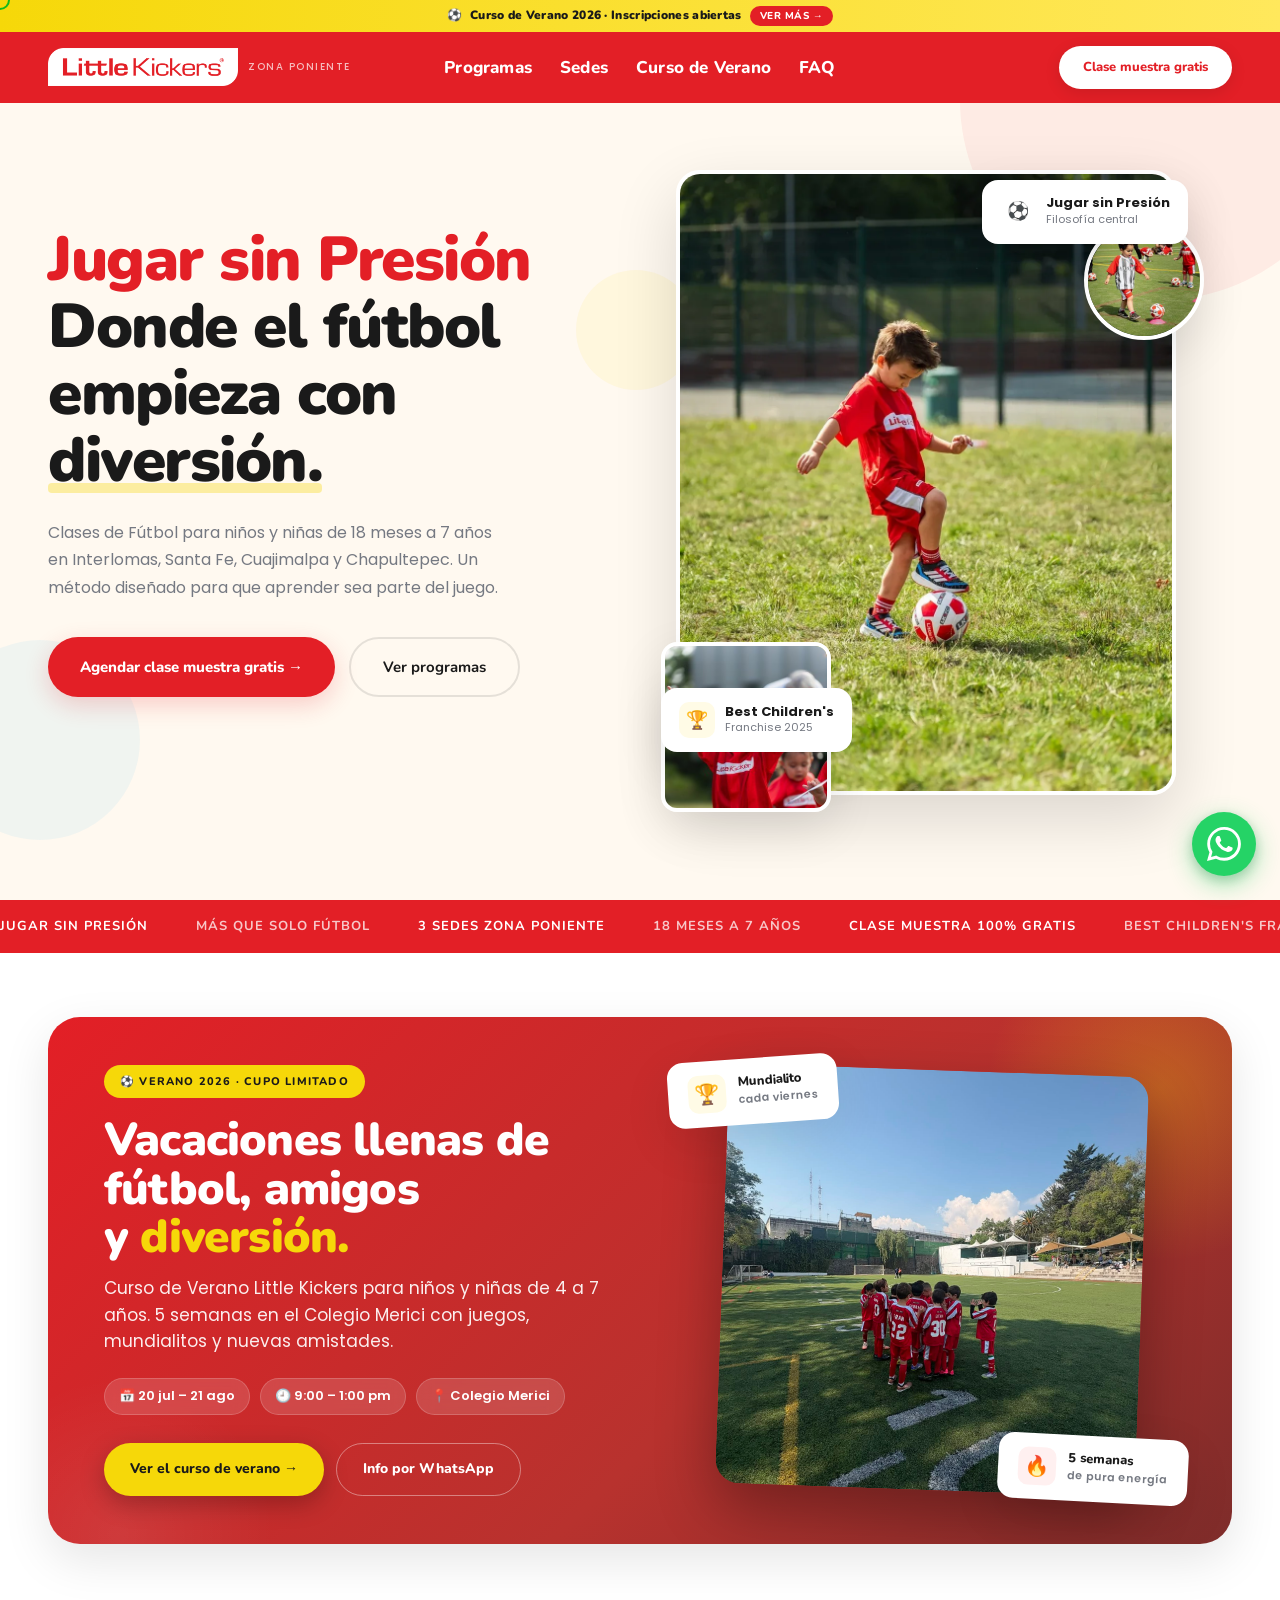
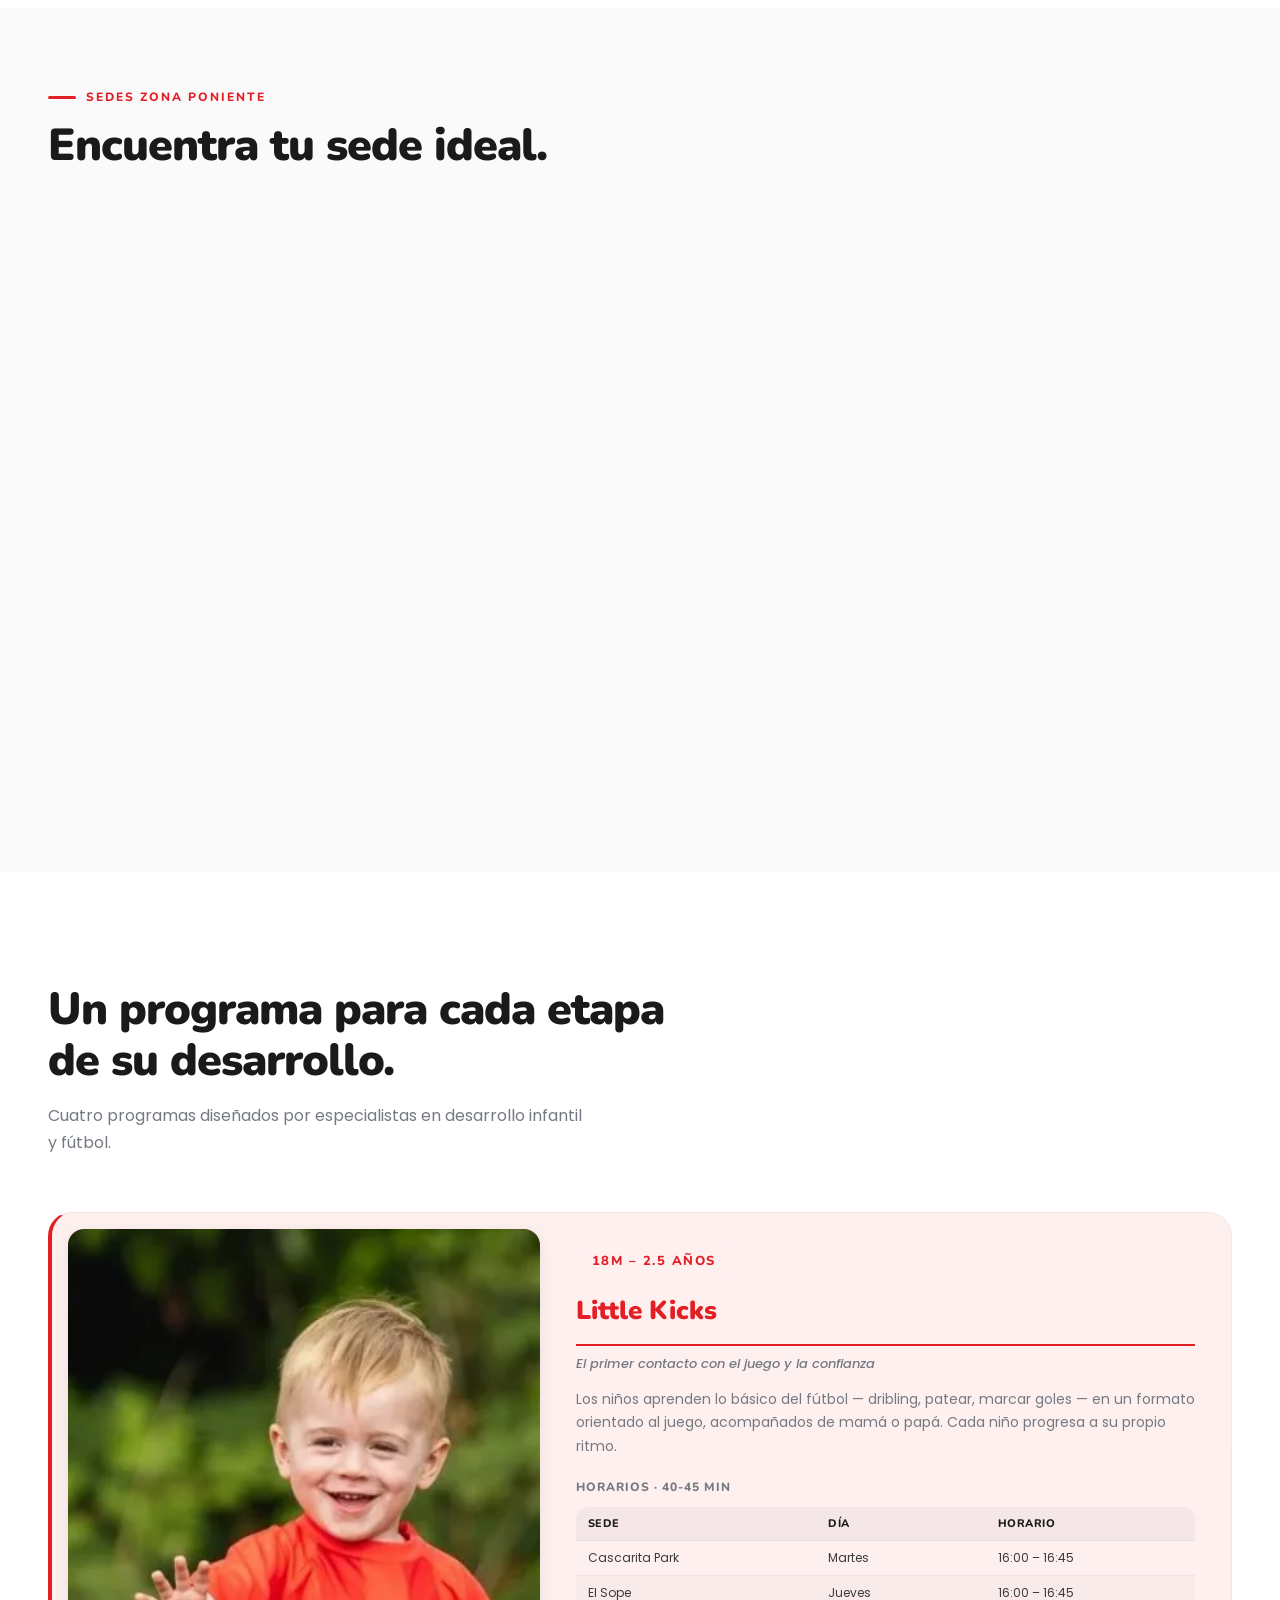
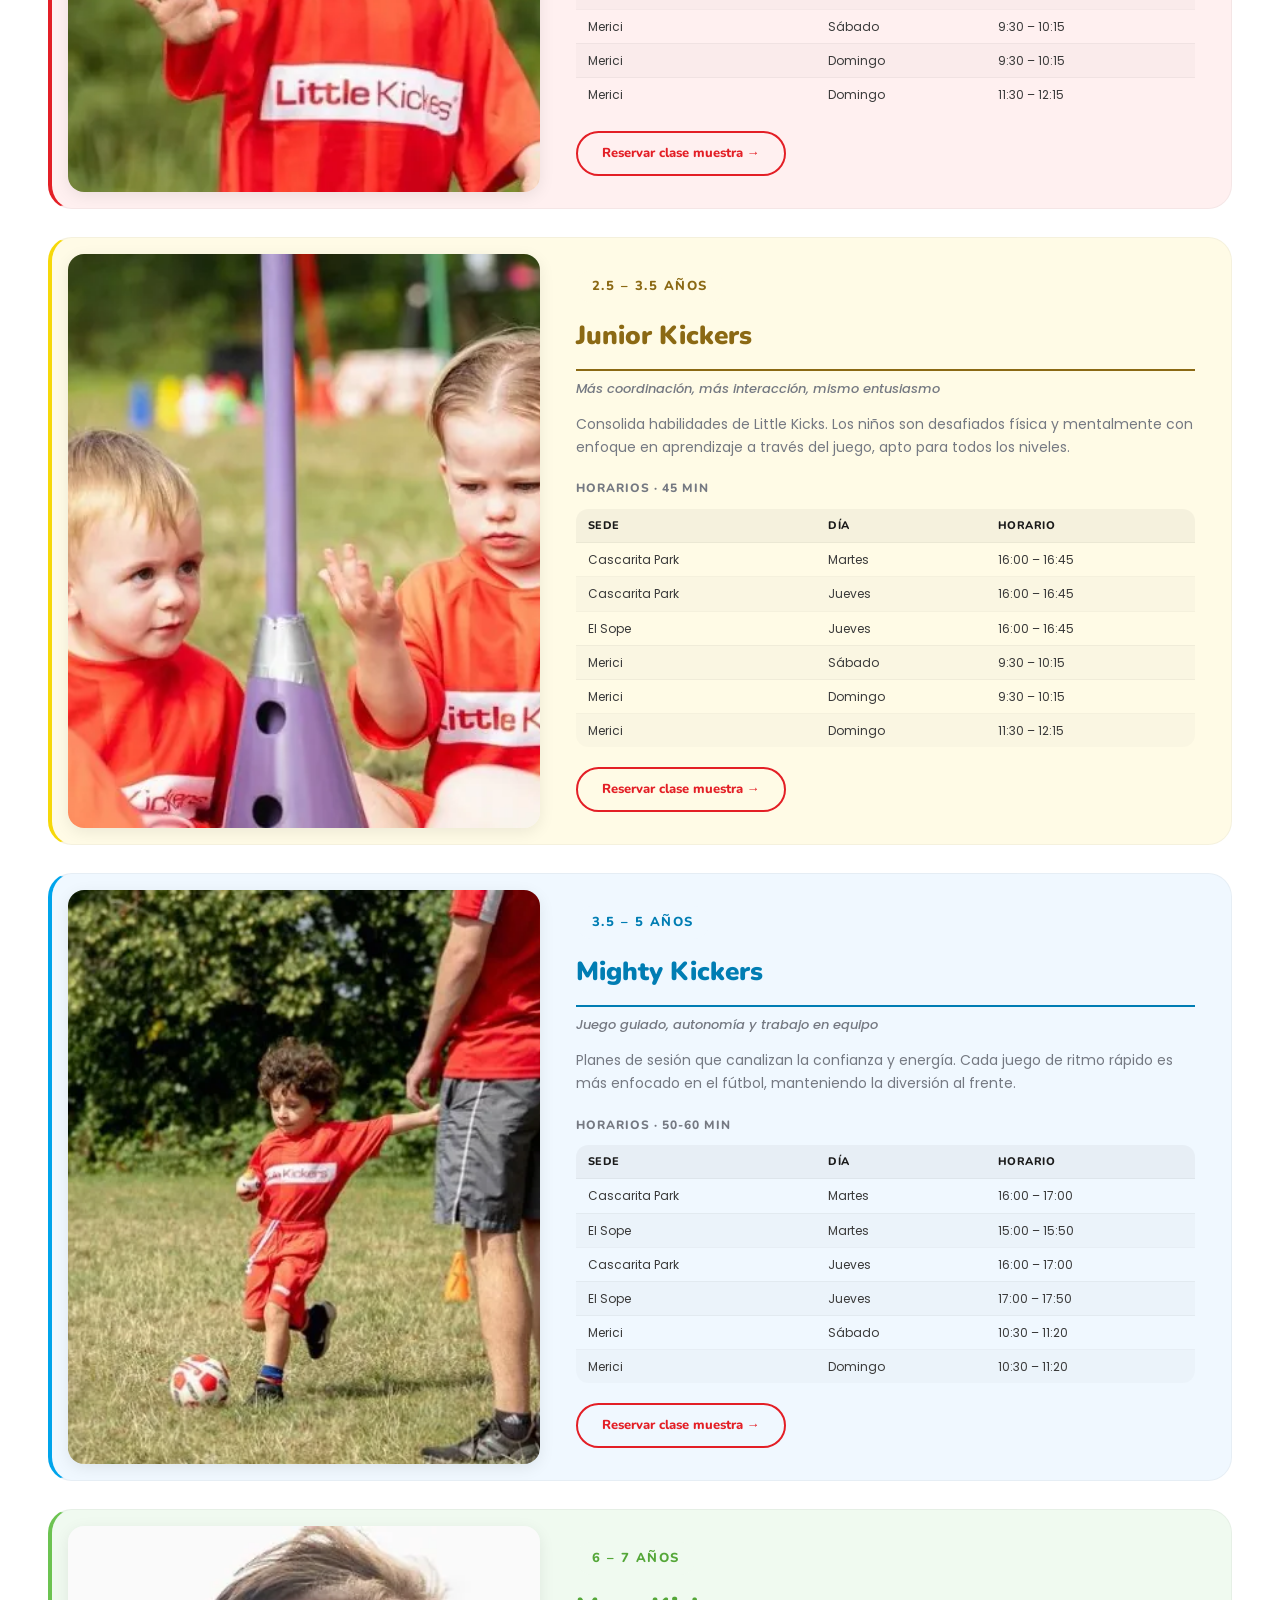
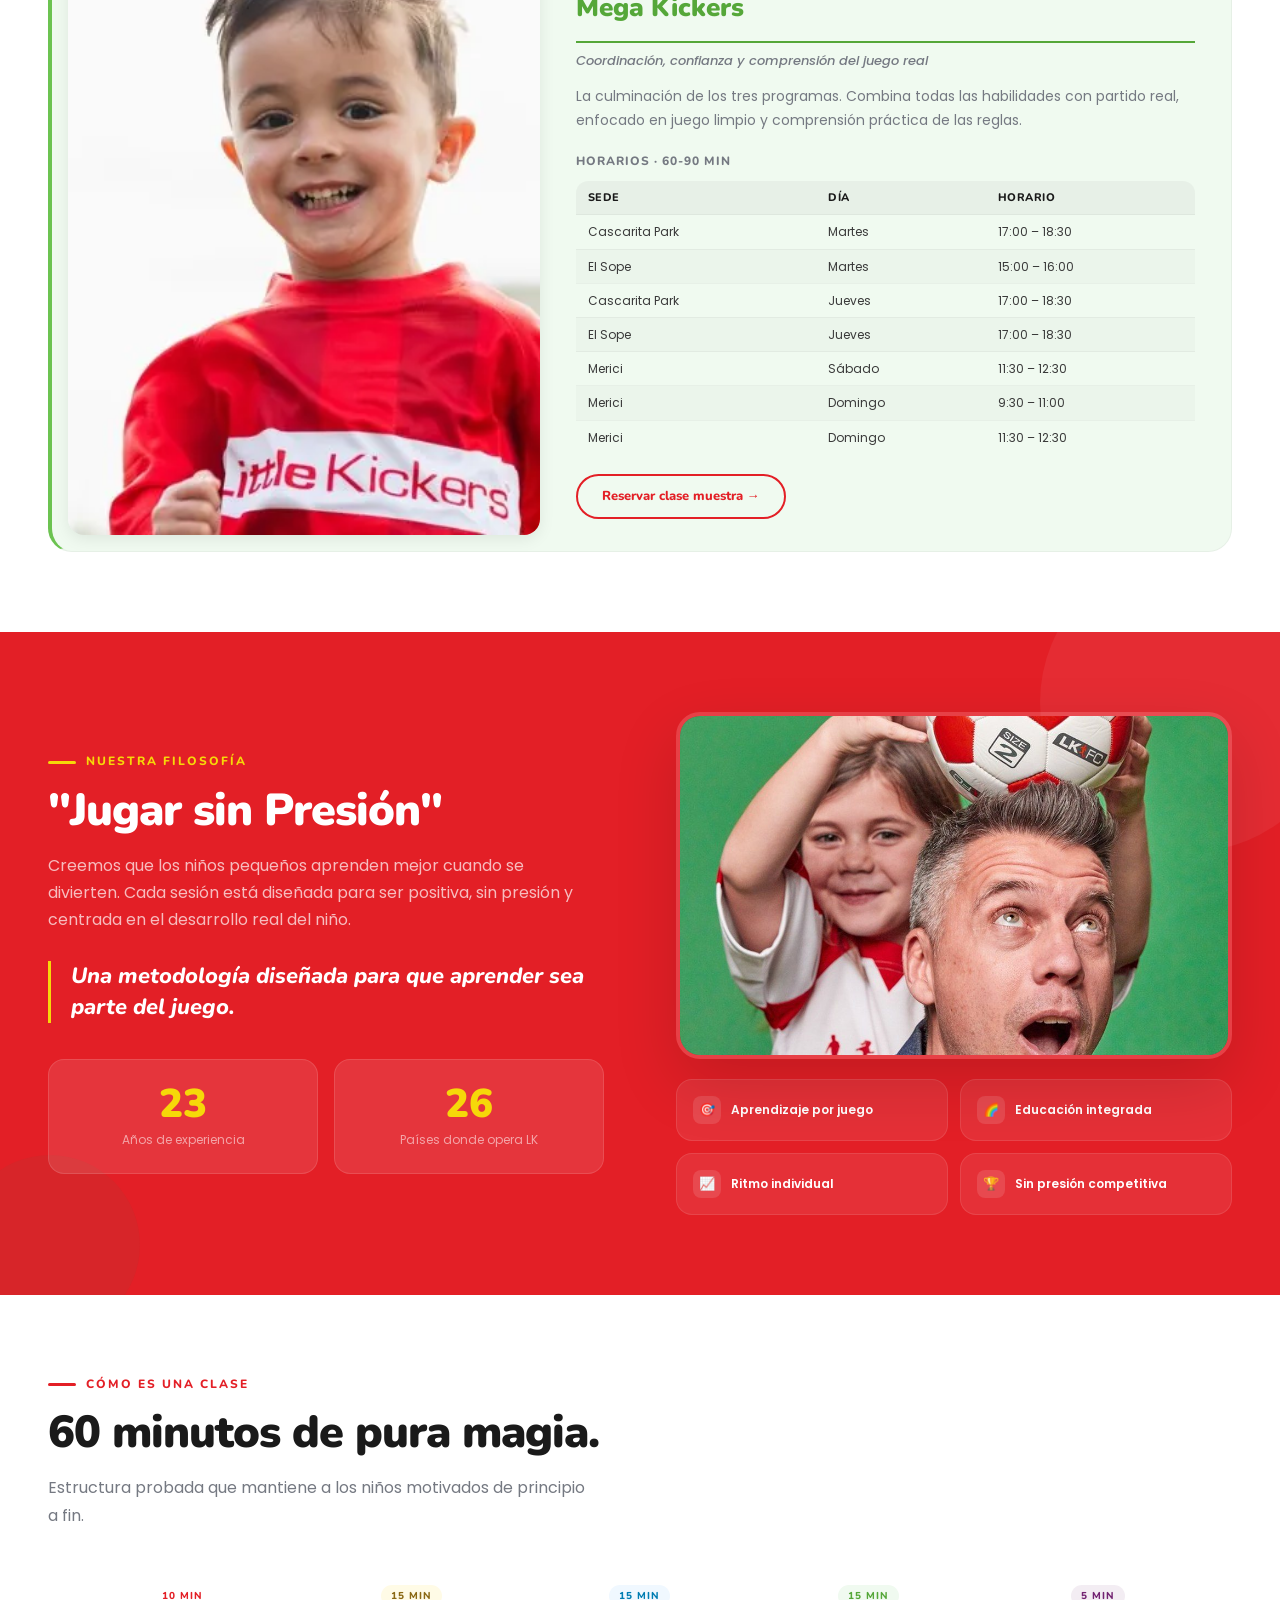
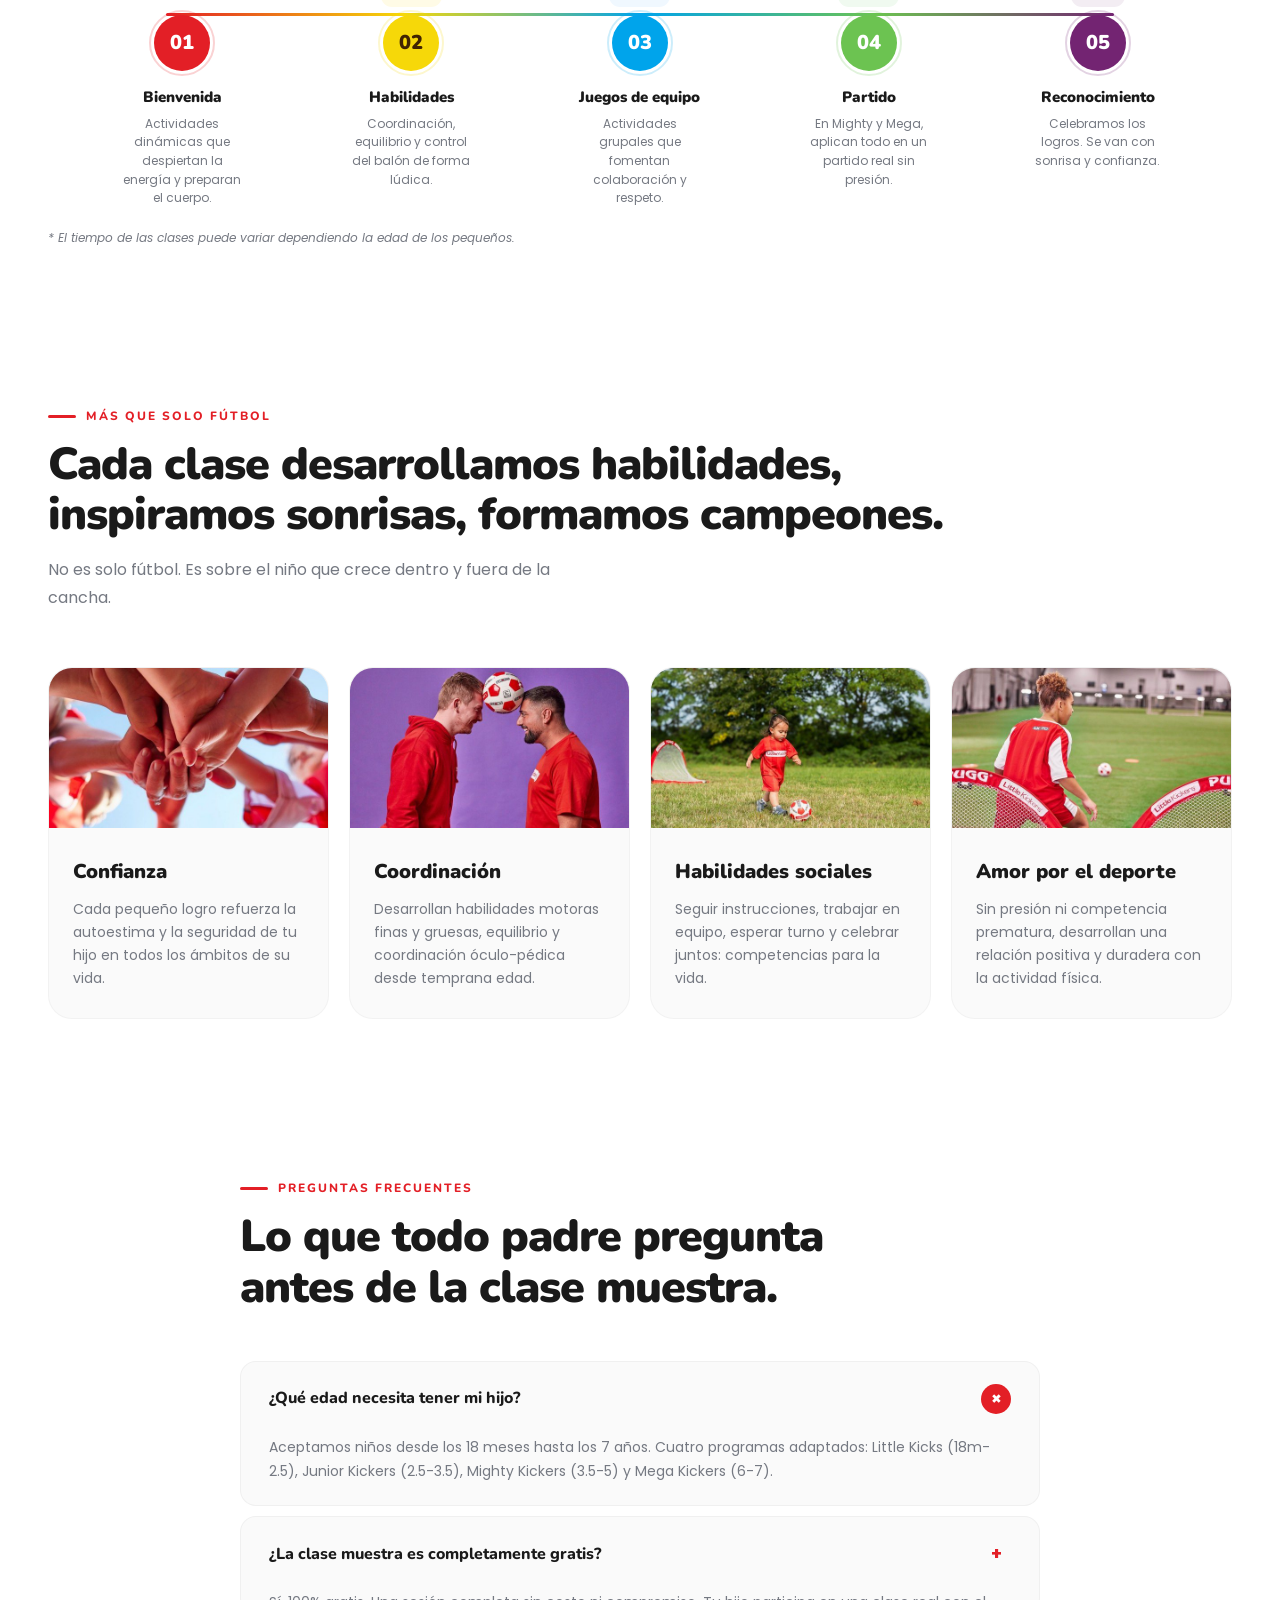
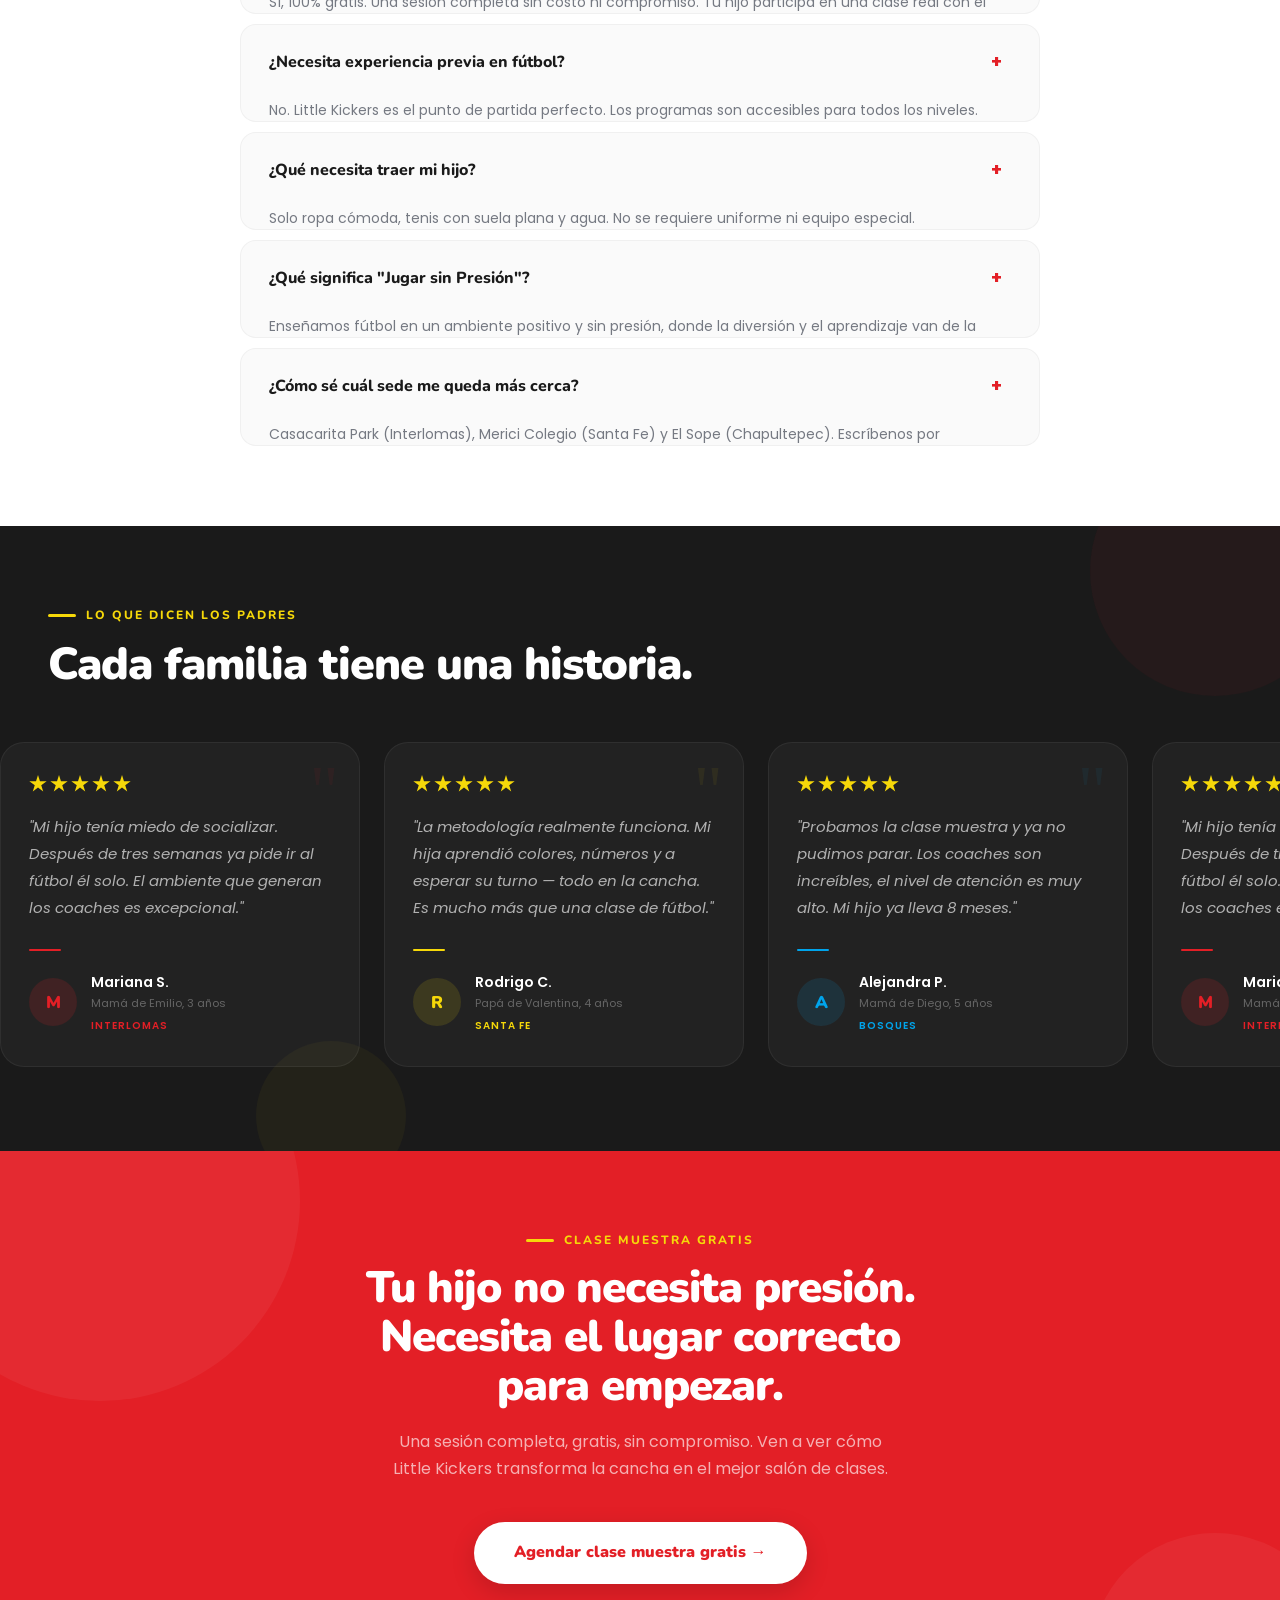
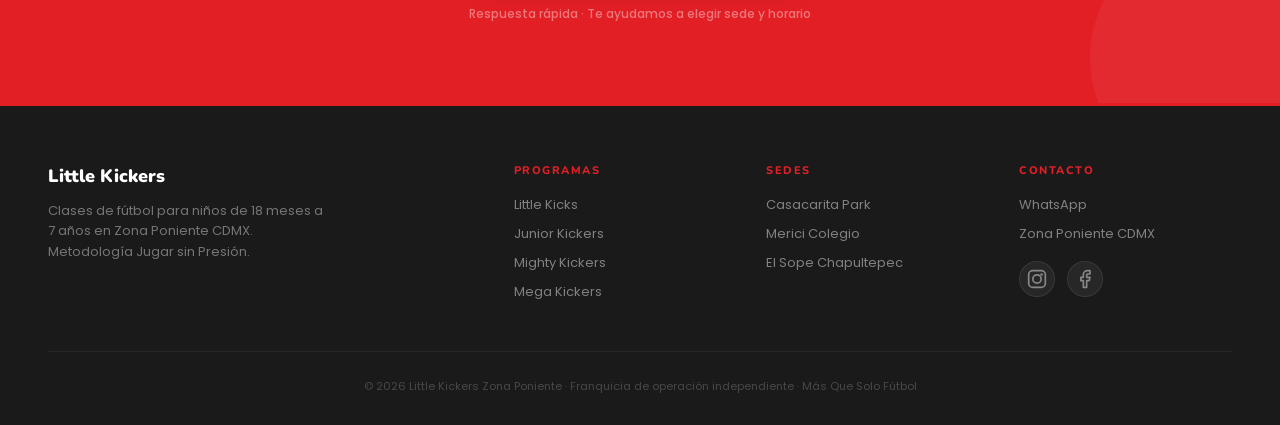
<file: index.html>
<!DOCTYPE html>
<html lang="es">
<head>
<!-- Google Tag Manager -->
<script>(function(w,d,s,l,i){w[l]=w[l]||[];w[l].push({'gtm.start':
new Date().getTime(),event:'gtm.js'});var f=d.getElementsByTagName(s)[0],
j=d.createElement(s),dl=l!='dataLayer'?'&l='+l:'';j.async=true;j.src=
'https://www.googletagmanager.com/gtm.js?id='+i+dl;f.parentNode.insertBefore(j,f);
})(window,document,'script','dataLayer','GTM-WKDBT7DN');</script>
<!-- End Google Tag Manager -->
<meta charset="UTF-8">
<meta name="viewport" content="width=device-width, initial-scale=1.0">
<title>Little Kickers Zona Poniente — Jugar sin Presión · Fútbol para niños de 18 meses a 7 años</title>
<meta name="description" content="Clases de fútbol para niños de 18 meses a 7 años en Interlomas, Santa Fe, Cuajimalpa, Bosques, Huixquilucan y Chapultepec. Metodología Jugar sin Presión. Clase muestra 100% gratis.">
<meta name="keywords" content="fútbol niños, Little Kickers, clases fútbol preescolar, Interlomas, Santa Fe, Cuajimalpa, Zona Poniente CDMX, Jugar sin Presión, clase muestra gratis, fútbol infantil">
<meta name="author" content="Little Kickers Zona Poniente">
<meta name="robots" content="index, follow">
<meta name="theme-color" content="#E31F26">
<meta name="facebook-domain-verification" content="uzakiggoo7h5gejh57r1gbofa76t1o" />
<link rel="icon" href="data:image/svg+xml,<svg xmlns='http://www.w3.org/2000/svg' viewBox='0 0 32 32'><rect width='32' height='32' rx='8' fill='%23E31F26'/><text x='50%25' y='55%25' dominant-baseline='central' text-anchor='middle' fill='white' font-family='sans-serif' font-weight='900' font-size='16'>LK</text></svg>">
<meta property="og:type" content="website">
<meta property="og:url" content="https://littlekickers-zonaponiente.vercel.app/">
<meta property="og:title" content="Little Kickers Zona Poniente — Jugar sin Presión">
<meta property="og:description" content="Clases de fútbol para niños de 18 meses a 7 años. Metodología internacional. Clase muestra 100% gratis en Interlomas, Santa Fe y Chapultepec.">
<meta property="og:image" content="https://littlekickers-zonaponiente.vercel.app/images/prog-mega-kickers.webp">
<meta property="og:locale" content="es_MX">
<meta name="twitter:card" content="summary_large_image">
<meta name="twitter:title" content="Little Kickers Zona Poniente — Jugar sin Presión">
<meta name="twitter:description" content="Fútbol para niños de 18 meses a 7 años en Zona Poniente CDMX. Clase muestra gratis.">
<meta name="twitter:image" content="https://littlekickers-zonaponiente.vercel.app/images/prog-mega-kickers.webp">
<link rel="preconnect" href="https://fonts.googleapis.com">
<link rel="preconnect" href="https://fonts.gstatic.com" crossorigin>
<link rel="dns-prefetch" href="https://wa.me">
<link rel="dns-prefetch" href="https://maps.google.com">
<link rel="dns-prefetch" href="https://www.google.com">
<link rel="preload" as="image" href="images/logo.webp" fetchpriority="high">
<link href="https://fonts.googleapis.com/css2?family=Nunito:wght@400;700;800;900&family=Poppins:wght@300;400;500;600&display=swap" rel="stylesheet">
<link rel="stylesheet" href="styles.css">
</head>
<body>
<!-- Google Tag Manager (noscript) -->
<noscript><iframe src="https://www.googletagmanager.com/ns.html?id=GTM-WKDBT7DN" height="0" width="0" style="display:none;visibility:hidden"></iframe></noscript>
<!-- End Google Tag Manager (noscript) -->

<div class="prog" id="prog"></div>

<!-- TOP BAR · Promo Curso de Verano -->
<a class="top-bar tb-promo" id="topbar" href="curso-verano.html" style="cursor:pointer;text-decoration:none;background:linear-gradient(90deg,#F6D809 0%,#FFE85C 50%,#F6D809 100%);background-size:200% 100%;animation:tb-shine 6s linear infinite;display:flex;align-items:center;justify-content:center;gap:10px;padding:0 16px">
  <span class="tb-promo-in" style="font-family:'Nunito',sans-serif;font-weight:900;font-size:12px;color:var(--dark);letter-spacing:.3px;display:inline-flex;align-items:center;gap:8px;white-space:nowrap">
    <span aria-hidden="true">⚽</span>
    <span class="tb-full">Curso de Verano 2026 · Inscripciones abiertas</span>
    <span class="tb-short">Curso de Verano 2026</span>
    <span class="tb-promo-badge" style="display:inline-flex;align-items:center;gap:4px;padding:2px 10px;background:var(--lk-red);color:#fff;border-radius:100px;font-size:10px;font-weight:800;letter-spacing:.5px;white-space:nowrap">VER MÁS →</span>
  </span>
</a>
<style>@keyframes tb-shine{0%{background-position:200% 0}100%{background-position:-200% 0}}</style>

<!-- NAV -->
<nav id="nav">
  <a href="#" class="n-logo">
    <!-- Official LK Logo SVG (red on white, pill shape) -->
    <div class="n-logo-icon">
      <img src="images/logo.webp" alt="Little Kickers" height="38">
    </div>
    <div class="n-logo-txt">
      <div class="n-logo-sub">Zona Poniente</div>
    </div>
  </a>
  <div class="n-links">
    <a href="#programas" class="n-link">Programas</a>
    <a href="#sedes" class="n-link">Sedes</a>
    <a href="curso-verano.html" class="n-link">Curso de Verano</a>
    <a href="#faq" class="n-link">FAQ</a>
  </div>
  <a href="https://wa.me/5215565245035?text=Hola%2C%20me%20interesa%20agendar%20una%20clase%20muestra%20gratis%20para%20mi%20hijo%20en%20Little%20Kickers%20Zona%20Poniente." class="n-cta" target="_blank" rel="noopener">Clase muestra gratis</a>
  <div class="ham" id="ham" data-action="menu"><span></span><span></span><span></span></div>
</nav>
<div class="mob-menu" id="mob">
  <a href="#programas" data-action="menu">Programas</a>
  <a href="#sedes" data-action="menu">Sedes</a>
  <a href="curso-verano.html" data-action="menu">Curso de Verano</a>
  <a href="#faq" data-action="menu">FAQ</a>
  <a href="https://wa.me/5215565245035?text=Hola%2C%20me%20interesa%20una%20clase%20muestra%20gratis." target="_blank" rel="noopener" style="color:var(--lk-red)" data-action="menu">Clase muestra gratis →</a>
</div>

<!-- HERO -->
<section class="hero" id="inicio">
  <div class="hero-circles"><div class="hc hc1"></div><div class="hc hc2"></div><div class="hc hc3"></div><div class="hc hc4"></div></div>
  <div class="hero-inner">
    <div class="hero-text">
      <h1><span class="red">Jugar sin Presión</span><br>Donde el fútbol empieza con <span class="uy">diversión.</span></h1>
      <p class="hero-sub">Clases de Fútbol para niños y niñas de 18 meses a 7 años en Interlomas, Santa Fe, Cuajimalpa y Chapultepec. Un método diseñado para que aprender sea parte del juego.</p>
      <div class="hero-ctas">
        <a href="https://wa.me/5215565245035?text=Hola%2C%20me%20interesa%20agendar%20una%20clase%20muestra%20gratis%20para%20mi%20hijo%20en%20Little%20Kickers%20Zona%20Poniente." class="btn-r" target="_blank" rel="noopener">Agendar clase muestra gratis →</a>
        <a href="#programas" class="btn-o">Ver programas</a>
      </div>
    </div>
    <div class="hero-vis">
      <video class="hero-vid" autoplay muted loop playsinline preload="auto" poster="images/hero-celebration.webp" width="500" height="625">
        <source src="images/hero-video.mp4" type="video/mp4">
        <img src="images/hero-celebration.webp" alt="Little Kickers en acción" class="hero-img" width="500" height="625">
      </video>
      <img src="images/hero-highfive.jpg" alt="Coach dando high-five a niño" class="hero-sm p1" width="170" height="170" loading="lazy">
      <img src="images/hero-heart.jpg" alt="Niña haciendo corazón con las manos" class="hero-sm p2" width="140" height="140" loading="lazy">
      <div class="hero-fl f1"><div class="fl-icon" style="background:var(--rp)">⚽</div><div><div class="fl-t">Jugar sin Presión</div><div class="fl-s">Filosofía central</div></div></div>
      <div class="hero-fl f2"><div class="fl-icon" style="background:var(--yp)">🏆</div><div><div class="fl-t">Best Children's</div><div class="fl-s">Franchise 2025</div></div></div>
    </div>
  </div>
</section>

<!-- TICKER -->
<div class="ticker"><div class="ticker-track">
  <span class="ti"><strong>Jugar sin Presión</strong></span><span class="ti">Más Que Solo Fútbol</span><span class="ti"><strong>3 Sedes Zona Poniente</strong></span><span class="ti">18 meses a 7 años</span><span class="ti"><strong>Clase Muestra 100% Gratis</strong></span><span class="ti">Best Children's Franchise 2025</span><span class="ti"><strong>26 Países · 320+ Franquicias</strong></span>
  <span class="ti"><strong>Jugar sin Presión</strong></span><span class="ti">Más Que Solo Fútbol</span><span class="ti"><strong>3 Sedes Zona Poniente</strong></span><span class="ti">18 meses a 7 años</span><span class="ti"><strong>Clase Muestra 100% Gratis</strong></span><span class="ti">Best Children's Franchise 2025</span><span class="ti"><strong>26 Países · 320+ Franquicias</strong></span>
</div></div>

<!-- ═══ BANNER · CURSO DE VERANO ═══ -->
<style>
.sb{padding:64px 48px;background:var(--white)}
.sb-in{max-width:1200px;margin:0 auto;display:grid;grid-template-columns:1.1fr 1fr;gap:48px;align-items:center;background:linear-gradient(135deg,#E31F26 0%,#B8322E 60%,#7E2C2A 100%);border-radius:32px;padding:48px 56px;position:relative;overflow:hidden;box-shadow:var(--sl)}
.sb-in::before{content:'';position:absolute;top:-120px;right:-120px;width:380px;height:380px;background:radial-gradient(circle,rgba(246,216,9,.28) 0,transparent 65%);border-radius:50%;pointer-events:none}
.sb-in::after{content:'';position:absolute;bottom:-160px;left:-100px;width:340px;height:340px;background:radial-gradient(circle,rgba(255,255,255,.08) 0,transparent 65%);border-radius:50%;pointer-events:none}
.sb-tx{position:relative;z-index:1;color:#fff}
.sb-bd{display:inline-flex;align-items:center;gap:8px;padding:8px 16px;background:var(--lk-yellow);color:var(--dark);border-radius:100px;font-family:'Nunito',sans-serif;font-weight:800;font-size:11px;letter-spacing:1.2px;text-transform:uppercase;margin-bottom:18px}
.sb-h{font-family:'Nunito',sans-serif;font-weight:900;font-size:clamp(28px,3.6vw,46px);line-height:1.05;letter-spacing:-.8px;color:#fff;margin-bottom:14px}
.sb-h .y{color:var(--lk-yellow)}
.sb-d{font-size:17px;color:rgba(255,255,255,.92);line-height:1.55;margin-bottom:24px;max-width:520px}
.sb-meta{display:flex;flex-wrap:wrap;gap:10px;margin-bottom:28px}
.sb-pill{display:inline-flex;align-items:center;gap:6px;padding:7px 14px;background:rgba(255,255,255,.14);backdrop-filter:blur(8px);border:1px solid rgba(255,255,255,.18);border-radius:100px;color:#fff;font-size:13px;font-weight:600}
.sb-ctas{display:flex;gap:12px;flex-wrap:wrap}
.sb-btn-y{display:inline-flex;align-items:center;gap:8px;padding:14px 26px;background:var(--lk-yellow);color:var(--dark);font-family:'Nunito',sans-serif;font-weight:800;font-size:14px;text-decoration:none;border-radius:100px;transition:all .3s;box-shadow:0 8px 24px rgba(0,0,0,.25)}
.sb-btn-y:hover{transform:translateY(-3px);box-shadow:0 12px 32px rgba(0,0,0,.32)}
.sb-btn-o{display:inline-flex;align-items:center;gap:8px;padding:14px 26px;background:transparent;color:#fff;border:1.5px solid rgba(255,255,255,.4);font-family:'Nunito',sans-serif;font-weight:800;font-size:14px;text-decoration:none;border-radius:100px;transition:all .3s}
.sb-btn-o:hover{background:rgba(255,255,255,.1);border-color:#fff}
.sb-vis{position:relative;z-index:1;display:flex;align-items:center;justify-content:center}
.sb-vis img{width:100%;max-width:420px;aspect-ratio:1/1;object-fit:cover;border-radius:24px;box-shadow:0 24px 60px rgba(0,0,0,.32);transform:rotate(2deg);transition:transform .5s}
.sb-in:hover .sb-vis img{transform:rotate(0deg) scale(1.02)}
.sb-vis-tag{position:absolute;background:#fff;padding:14px 20px;border-radius:16px;box-shadow:var(--sl);display:flex;align-items:center;gap:12px;z-index:2}
.sb-vis-tag.t1{top:-12px;left:-20px;transform:rotate(-4deg)}
.sb-vis-tag.t2{bottom:-12px;right:-12px;transform:rotate(3deg)}
.sb-vis-tag-ic{width:38px;height:38px;border-radius:10px;display:flex;align-items:center;justify-content:center;font-size:20px;flex-shrink:0}
.sb-vis-tag-t{font-family:'Nunito',sans-serif;font-weight:800;font-size:13px;color:var(--dark);line-height:1.2}
.sb-vis-tag-s{font-size:11px;color:var(--lk-dg);font-weight:600}
@media (max-width:980px){
  .sb{padding:40px 20px}
  .sb-in{grid-template-columns:1fr;padding:36px 28px;gap:32px}
  .sb-vis{order:-1}
  .sb-vis img{max-width:320px;transform:rotate(0)}
  .sb-vis-tag.t1{left:-8px;top:-8px}
  .sb-vis-tag.t2{right:-8px;bottom:-8px}
}
</style>
<section class="sb" id="curso-verano-promo">
  <div class="sb-in rv">
    <div class="sb-tx">
      <div class="sb-bd">⚽ Verano 2026 · Cupo limitado</div>
      <h2 class="sb-h">Vacaciones llenas de fútbol, amigos<br>y <span class="y">diversión.</span></h2>
      <p class="sb-d">Curso de Verano Little Kickers para niños y niñas de 4 a 7 años. 5 semanas en el Colegio Merici con juegos, mundialitos y nuevas amistades.</p>
      <div class="sb-meta">
        <span class="sb-pill">📅 20 jul – 21 ago</span>
        <span class="sb-pill">🕘 9:00 – 1:00 pm</span>
        <span class="sb-pill">📍 Colegio Merici</span>
      </div>
      <div class="sb-ctas">
        <a href="curso-verano.html" class="sb-btn-y">Ver el curso de verano →</a>
        <a href="https://wa.me/5215565245035?text=Hola%2C%20me%20interesa%20informaci%C3%B3n%20del%20Curso%20de%20Verano%20Little%20Kickers%202026." class="sb-btn-o" target="_blank" rel="noopener">Info por WhatsApp</a>
      </div>
    </div>
    <div class="sb-vis">
      <img src="images/verano-banner.jpg" alt="Niños del Curso de Verano Little Kickers en cancha" loading="lazy" width="420" height="420">
      <div class="sb-vis-tag t1">
        <div class="sb-vis-tag-ic" style="background:#FFFBE6">🏆</div>
        <div>
          <div class="sb-vis-tag-t">Mundialito</div>
          <div class="sb-vis-tag-s">cada viernes</div>
        </div>
      </div>
      <div class="sb-vis-tag t2">
        <div class="sb-vis-tag-ic" style="background:#FFF0F0">🔥</div>
        <div>
          <div class="sb-vis-tag-t">5 semanas</div>
          <div class="sb-vis-tag-s">de pura energía</div>
        </div>
      </div>
    </div>
  </div>
</section>

<!-- SEDES -->
<section class="sec sed" id="sedes">
  <div class="sec-in">
    <div class="sec-tag rv">Sedes Zona Poniente</div>
    <h2 class="sec-h rv d1">Encuentra tu sede ideal.</h2>
    <p class="sec-d rv d2">Tres sedes para que siempre tengas una opción cerca.</p>
    <div class="sed-g">
      <div class="sed-c rv"><div class="sed-map"><img src="images/sede-cascarita.webp" alt="Casacarita Park - sede Interlomas" class="sed-img" width="640" height="360" loading="lazy"></div><div class="sed-body"><div class="sed-zone">Sede Norponiente</div><div class="sed-name">Casacarita Park</div><div class="sed-tags"><span class="sed-tag">Interlomas</span><span class="sed-tag">Huixquilucan</span><span class="sed-tag">Bosques</span></div><div class="sed-desc">Espacio amplio y seguro en el corazón de Interlomas.</div><a href="https://www.google.com/maps/place/Cascarita+Park/@19.3475916,-99.3107434,17z/data=!3m1!4b1!4m6!3m5!1s0x85d207d34cbfd849:0xb42cde1fd2afd550!8m2!3d19.3475866!4d-99.3081685!16s%2Fg%2F11x01_0gjw?entry=ttu" class="sed-pin-link" target="_blank" rel="noopener">📍 Ver en Google Maps</a><a href="https://wa.me/5215565245035?text=Hola%2C%20me%20interesa%20agendar%20una%20clase%20muestra%20gratis%20en%20Casacarita%20Park." class="sed-cta" target="_blank" rel="noopener">Reservar aquí →</a></div></div>
      <div class="sed-c rv d1"><div class="sed-map"><img src="images/sede-merici.webp" alt="Merici Colegio - sede Santa Fe" class="sed-img" width="640" height="360" loading="lazy"></div><div class="sed-body"><div class="sed-zone">Sede Suroeste</div><div class="sed-name">Merici Colegio</div><div class="sed-tags"><span class="sed-tag">Santa Fe</span><span class="sed-tag">Cuajimalpa</span><span class="sed-tag">Bosques</span></div><div class="sed-desc">Instalaciones de primer nivel en Santa Fe-Cuajimalpa.</div><a href="https://www.google.com/maps/place/Colegio+Merici/@19.3832648,-99.2578857,17z/data=!3m1!4b1!4m6!3m5!1s0x85d2011f761e665d:0x805bfde3158527c1!8m2!3d19.3832598!4d-99.2553108!16s%2Fg%2F1ptwy5fjj?entry=ttu" class="sed-pin-link" target="_blank" rel="noopener">📍 Ver en Google Maps</a><a href="https://wa.me/5215565245035?text=Hola%2C%20me%20interesa%20agendar%20una%20clase%20muestra%20gratis%20en%20Merici%20Colegio." class="sed-cta" target="_blank" rel="noopener">Reservar aquí →</a></div></div>
      <div class="sed-c rv d2"><div class="sed-map"><img src="images/sede-sope.webp" alt="El Sope Chapultepec - sede Centro-Poniente" class="sed-img" width="640" height="360" loading="lazy"></div><div class="sed-body"><div class="sed-zone">Sede Centro-Poniente</div><div class="sed-name">El Sope Chapultepec</div><div class="sed-tags"><span class="sed-tag">Chapultepec</span><span class="sed-tag">Bosques</span><span class="sed-tag">Santa Fe</span></div><div class="sed-desc">Ubicación céntrica, ambiente seguro y familiar.</div><a href="https://www.google.com/maps/search/?api=1&query=19.417034,-99.201044" class="sed-pin-link" target="_blank" rel="noopener">📍 Ver en Google Maps</a><a href="https://wa.me/5215565245035?text=Hola%2C%20me%20interesa%20agendar%20una%20clase%20muestra%20gratis%20en%20El%20Sope%20Chapultepec." class="sed-cta" target="_blank" rel="noopener">Reservar aquí →</a></div></div>
    </div>
  </div>
</section>

<!-- PROGRAMS -->
<section class="sec prg" id="programas">
  <div class="sec-in">
    <div class="sec-tag rv">Programas por edad</div>
    <h2 class="sec-h rv d1">Un programa para cada etapa<br>de su desarrollo.</h2>
    <p class="sec-d rv d2">Cuatro programas diseñados por especialistas en desarrollo infantil y fútbol.</p>
    <div class="prg-g">
      <div class="prg-c rv">
        <img src="images/prog-little-kicks.webp" alt="Bebé aprendiendo fútbol en Little Kicks" class="prg-img" loading="lazy" width="640" height="220">
        <div class="prg-body"><div class="prg-top"><span class="prg-tag red">18m – 2.5 años</span></div><div class="prg-name">Little Kicks</div><div class="prg-sub">El primer contacto con el juego y la confianza</div><div class="prg-desc">Los niños aprenden lo básico del fútbol — dribling, patear, marcar goles — en un formato orientado al juego, acompañados de mamá o papá. Cada niño progresa a su propio ritmo.</div><div class="prg-hor"><div class="prg-hor-h">Horarios · 40-45 min</div><table class="prg-tb"><thead><tr><th>Sede</th><th>Día</th><th>Horario</th></tr></thead><tbody><tr><td>Cascarita Park</td><td>Martes</td><td>16:00 – 16:45</td></tr><tr><td>El Sope</td><td>Jueves</td><td>16:00 – 16:45</td></tr><tr><td>Merici</td><td>Sábado</td><td>9:30 – 10:15</td></tr><tr><td>Merici</td><td>Domingo</td><td>9:30 – 10:15</td></tr><tr><td>Merici</td><td>Domingo</td><td>11:30 – 12:15</td></tr></tbody></table></div><a href="https://wa.me/5215565245035?text=Hola%2C%20me%20interesa%20Little%20Kicks%20(18%20meses%20a%202.5%20años)%20-%20clase%20muestra%20gratis." class="prg-cta" target="_blank" rel="noopener">Reservar clase muestra →</a></div>
      </div>
      <div class="prg-c rv d1">
        <img src="images/prog-junior-kickers.webp" alt="Niño pequeño pateando balón en Junior Kickers" class="prg-img" loading="lazy" width="640" height="220">
        <div class="prg-body"><div class="prg-top"><span class="prg-tag yel">2.5 – 3.5 años</span></div><div class="prg-name">Junior Kickers</div><div class="prg-sub">Más coordinación, más interacción, mismo entusiasmo</div><div class="prg-desc">Consolida habilidades de Little Kicks. Los niños son desafiados física y mentalmente con enfoque en aprendizaje a través del juego, apto para todos los niveles.</div><div class="prg-hor"><div class="prg-hor-h">Horarios · 45 min</div><table class="prg-tb"><thead><tr><th>Sede</th><th>Día</th><th>Horario</th></tr></thead><tbody><tr><td>Cascarita Park</td><td>Martes</td><td>16:00 – 16:45</td></tr><tr><td>Cascarita Park</td><td>Jueves</td><td>16:00 – 16:45</td></tr><tr><td>El Sope</td><td>Jueves</td><td>16:00 – 16:45</td></tr><tr><td>Merici</td><td>Sábado</td><td>9:30 – 10:15</td></tr><tr><td>Merici</td><td>Domingo</td><td>9:30 – 10:15</td></tr><tr><td>Merici</td><td>Domingo</td><td>11:30 – 12:15</td></tr></tbody></table></div><a href="https://wa.me/5215565245035?text=Hola%2C%20me%20interesa%20Junior%20Kickers%20(2.5%20a%203.5%20años)%20-%20clase%20muestra%20gratis." class="prg-cta" target="_blank" rel="noopener">Reservar clase muestra →</a></div>
      </div>
      <div class="prg-c rv d2">
        <img src="images/prog-mighty-kickers.webp" alt="Niño corriendo sonriente en Mighty Kickers" class="prg-img" loading="lazy" width="640" height="220">
        <div class="prg-body"><div class="prg-top"><span class="prg-tag blu">3.5 – 5 años</span></div><div class="prg-name">Mighty Kickers</div><div class="prg-sub">Juego guiado, autonomía y trabajo en equipo</div><div class="prg-desc">Planes de sesión que canalizan la confianza y energía. Cada juego de ritmo rápido es más enfocado en el fútbol, manteniendo la diversión al frente.</div><div class="prg-hor"><div class="prg-hor-h">Horarios · 50-60 min</div><table class="prg-tb"><thead><tr><th>Sede</th><th>Día</th><th>Horario</th></tr></thead><tbody><tr><td>Cascarita Park</td><td>Martes</td><td>16:00 – 17:00</td></tr><tr><td>El Sope</td><td>Martes</td><td>15:00 – 15:50</td></tr><tr><td>Cascarita Park</td><td>Jueves</td><td>16:00 – 17:00</td></tr><tr><td>El Sope</td><td>Jueves</td><td>17:00 – 17:50</td></tr><tr><td>Merici</td><td>Sábado</td><td>10:30 – 11:20</td></tr><tr><td>Merici</td><td>Domingo</td><td>10:30 – 11:20</td></tr></tbody></table></div><a href="https://wa.me/5215565245035?text=Hola%2C%20me%20interesa%20Mighty%20Kickers%20(3.5%20a%205%20años)%20-%20clase%20muestra%20gratis." class="prg-cta" target="_blank" rel="noopener">Reservar clase muestra →</a></div>
      </div>
      <div class="prg-c rv d3">
        <img src="images/prog-mega-kickers.webp" alt="Partido de niños en Mega Kickers" class="prg-img" loading="lazy" width="640" height="220">
        <div class="prg-body"><div class="prg-top"><span class="prg-tag grn">6 – 7 años</span></div><div class="prg-name">Mega Kickers</div><div class="prg-sub">Coordinación, confianza y comprensión del juego real</div><div class="prg-desc">La culminación de los tres programas. Combina todas las habilidades con partido real, enfocado en juego limpio y comprensión práctica de las reglas.</div><div class="prg-hor"><div class="prg-hor-h">Horarios · 60-90 min</div><table class="prg-tb"><thead><tr><th>Sede</th><th>Día</th><th>Horario</th></tr></thead><tbody><tr><td>Cascarita Park</td><td>Martes</td><td>17:00 – 18:30</td></tr><tr><td>El Sope</td><td>Martes</td><td>15:00 – 16:00</td></tr><tr><td>Cascarita Park</td><td>Jueves</td><td>17:00 – 18:30</td></tr><tr><td>El Sope</td><td>Jueves</td><td>17:00 – 18:30</td></tr><tr><td>Merici</td><td>Sábado</td><td>11:30 – 12:30</td></tr><tr><td>Merici</td><td>Domingo</td><td>9:30 – 11:00</td></tr><tr><td>Merici</td><td>Domingo</td><td>11:30 – 12:30</td></tr></tbody></table></div><a href="https://wa.me/5215565245035?text=Hola%2C%20me%20interesa%20Mega%20Kickers%20(6%20a%207%20años)%20-%20clase%20muestra%20gratis." class="prg-cta" target="_blank" rel="noopener">Reservar clase muestra →</a></div>
      </div>
    </div>
  </div>
</section>

<!-- PHILOSOPHY -->
<section class="sec phi">
  <div class="phi-deco phi-d1"></div><div class="phi-deco phi-d2"></div>
  <div class="sec-in">
    <div class="phi-grid">
      <div>
        <div class="sec-tag rv">Nuestra filosofía</div>
        <h2 class="sec-h rv d1">"Jugar sin Presión"</h2>
        <p class="sec-d rv d2">Creemos que los niños pequeños aprenden mejor cuando se divierten. Cada sesión está diseñada para ser positiva, sin presión y centrada en el desarrollo real del niño.</p>
        <p class="phi-q rv d3">Una metodología diseñada para que aprender sea parte del juego.</p>
        <div class="phi-stats rv d4">
          <div class="phi-st"><div class="phi-st-n">23</div><div class="phi-st-l">Años de experiencia</div></div>
          <div class="phi-st"><div class="phi-st-n">26</div><div class="phi-st-l">Países donde opera LK</div></div>
        </div>
      </div>
      <div class="rv d2">
        <img src="images/philosophy-dad.jpg" alt="Papá jugando con su hija en Little Kickers, filosofía Jugar sin Presión" class="phi-img" width="600" height="800" loading="lazy">
        <div class="phi-feats">
          <div class="phi-ft"><div class="phi-ft-i">🎯</div><div class="phi-ft-t">Aprendizaje por juego</div></div>
          <div class="phi-ft"><div class="phi-ft-i">🌈</div><div class="phi-ft-t">Educación integrada</div></div>
          <div class="phi-ft"><div class="phi-ft-i">📈</div><div class="phi-ft-t">Ritmo individual</div></div>
          <div class="phi-ft"><div class="phi-ft-i">🏆</div><div class="phi-ft-t">Sin presión competitiva</div></div>
        </div>
      </div>
    </div>
  </div>
</section>

<!-- STEPS -->
<section class="sec" id="clase">
  <div class="sec-in">
    <div class="sec-tag rv">Cómo es una clase</div>
    <h2 class="sec-h rv d1">60 minutos de pura magia.</h2>
    <p class="sec-d rv d2">Estructura probada que mantiene a los niños motivados de principio a fin.</p>
    <div class="stp-wrap" id="stpWrap">
      <div class="stp-line"><div class="stp-line-fill"></div></div>
      <div class="stp-g">
        <div class="stp-c"><div class="stp-time">10 min</div><div class="stp-circle">01</div><div class="stp-c-text"><div class="stp-name">Bienvenida</div><div class="stp-d">Actividades dinámicas que despiertan la energía y preparan el cuerpo.</div></div></div>
        <div class="stp-c"><div class="stp-time">15 min</div><div class="stp-circle">02</div><div class="stp-c-text"><div class="stp-name">Habilidades</div><div class="stp-d">Coordinación, equilibrio y control del balón de forma lúdica.</div></div></div>
        <div class="stp-c"><div class="stp-time">15 min</div><div class="stp-circle">03</div><div class="stp-c-text"><div class="stp-name">Juegos de equipo</div><div class="stp-d">Actividades grupales que fomentan colaboración y respeto.</div></div></div>
        <div class="stp-c"><div class="stp-time">15 min</div><div class="stp-circle">04</div><div class="stp-c-text"><div class="stp-name">Partido</div><div class="stp-d">En Mighty y Mega, aplican todo en un partido real sin presión.</div></div></div>
        <div class="stp-c"><div class="stp-time">5 min</div><div class="stp-circle">05</div><div class="stp-c-text"><div class="stp-name">Reconocimiento</div><div class="stp-d">Celebramos los logros. Se van con sonrisa y confianza.</div></div></div>
      </div>
    </div>
    <p class="rv d3" style="font-size:12px;color:var(--lk-dg);margin-top:20px;font-style:italic;">* El tiempo de las clases puede variar dependiendo la edad de los pequeños.</p>
  </div>
</section>

<!-- BENEFITS -->
<section class="sec">
  <div class="sec-in">
    <div class="sec-tag rv">Más Que Solo Fútbol</div>
    <h2 class="sec-h rv d1">Cada clase desarrollamos habilidades,<br>inspiramos sonrisas, formamos campeones.</h2>
    <p class="sec-d rv d2">No es solo fútbol. Es sobre el niño que crece dentro y fuera de la cancha.</p>
    <div class="ben-g">
      <div class="ben-c rv"><img src="images/team-hands.jpg" alt="Niños uniendo manos en equipo" class="ben-img" width="640" height="160" loading="lazy"><div class="ben-body"><div class="ben-n">Confianza</div><div class="ben-d">Cada pequeño logro refuerza la autoestima y la seguridad de tu hijo en todos los ámbitos de su vida.</div></div></div>
      <div class="ben-c rv d1"><img src="images/feet-balls.jpg" alt="Pies de niños con balones LK" class="ben-img" width="640" height="160" loading="lazy"><div class="ben-body"><div class="ben-n">Coordinación</div><div class="ben-d">Desarrollan habilidades motoras finas y gruesas, equilibrio y coordinación óculo-pédica desde temprana edad.</div></div></div>
      <div class="ben-c rv d2"><img src="images/toddler-kick.jpg" alt="Pequeña pateando balón en clase" class="ben-img" width="640" height="160" loading="lazy"><div class="ben-body"><div class="ben-n">Habilidades sociales</div><div class="ben-d">Seguir instrucciones, trabajar en equipo, esperar turno y celebrar juntos: competencias para la vida.</div></div></div>
      <div class="ben-c rv d3"><img src="images/boy-dribble.jpg" alt="Niño driblando con confianza" class="ben-img" width="640" height="160" loading="lazy"><div class="ben-body"><div class="ben-n">Amor por el deporte</div><div class="ben-d">Sin presión ni competencia prematura, desarrollan una relación positiva y duradera con la actividad física.</div></div></div>
    </div>
  </div>
</section>

<!-- FAQ -->
<section class="sec" id="faq">
  <div class="faq-in">
    <div class="sec-tag rv">Preguntas frecuentes</div>
    <h2 class="sec-h rv d1">Lo que todo padre pregunta<br>antes de la clase muestra.</h2>
    <div class="faq-list">
      <div class="faq-item open rv"><div class="faq-q" data-action="faq"><div class="faq-qt">¿Qué edad necesita tener mi hijo?</div><div class="faq-tog">+</div></div><div class="faq-a"><div class="faq-at">Aceptamos niños desde los 18 meses hasta los 7 años. Cuatro programas adaptados: Little Kicks (18m-2.5), Junior Kickers (2.5-3.5), Mighty Kickers (3.5-5) y Mega Kickers (6-7).</div></div></div>
      <div class="faq-item rv d1"><div class="faq-q" data-action="faq"><div class="faq-qt">¿La clase muestra es completamente gratis?</div><div class="faq-tog">+</div></div><div class="faq-a"><div class="faq-at">Sí, 100% gratis. Una sesión completa sin costo ni compromiso. Tu hijo participa en una clase real con el grupo de su edad.</div></div></div>
      <div class="faq-item rv d2"><div class="faq-q" data-action="faq"><div class="faq-qt">¿Necesita experiencia previa en fútbol?</div><div class="faq-tog">+</div></div><div class="faq-a"><div class="faq-at">No. Little Kickers es el punto de partida perfecto. Los programas son accesibles para todos los niveles.</div></div></div>
      <div class="faq-item rv d3"><div class="faq-q" data-action="faq"><div class="faq-qt">¿Qué necesita traer mi hijo?</div><div class="faq-tog">+</div></div><div class="faq-a"><div class="faq-at">Solo ropa cómoda, tenis con suela plana y agua. No se requiere uniforme ni equipo especial.</div></div></div>
      <div class="faq-item rv d4"><div class="faq-q" data-action="faq"><div class="faq-qt">¿Qué significa "Jugar sin Presión"?</div><div class="faq-tog">+</div></div><div class="faq-a"><div class="faq-at">Enseñamos fútbol en un ambiente positivo y sin presión, donde la diversión y el aprendizaje van de la mano. Nunca empujamos, acompañamos.</div></div></div>
      <div class="faq-item rv d5"><div class="faq-q" data-action="faq"><div class="faq-qt">¿Cómo sé cuál sede me queda más cerca?</div><div class="faq-tog">+</div></div><div class="faq-a"><div class="faq-at">Casacarita Park (Interlomas), Merici Colegio (Santa Fe) y El Sope (Chapultepec). Escríbenos por WhatsApp y te orientamos.</div></div></div>
    </div>
  </div>
</section>

<!-- TESTIMONIALS -->
<section class="test">
  <div class="test-d test-d1"></div><div class="test-d test-d2"></div>
  <div class="test-header">
    <div class="sec-tag rv">Lo que dicen los padres</div>
    <h2 class="sec-h rv d1">Cada familia tiene una historia.</h2>
  </div>
  <div class="test-overflow">
  <div class="test-track">
    <div class="test-c tc0 rv"><div class="test-q">"</div><div class="test-stars"><div class="test-star"></div><div class="test-star"></div><div class="test-star"></div><div class="test-star"></div><div class="test-star"></div></div><div class="test-txt">"Mi hijo tenía miedo de socializar. Después de tres semanas ya pide ir al fútbol él solo. El ambiente que generan los coaches es excepcional."</div><div class="test-div"></div><div class="test-auth"><div class="test-av">M</div><div><div class="test-nm">Mariana S.</div><div class="test-rl">Mamá de Emilio, 3 años</div><div class="test-sede">Interlomas</div></div></div></div>
    <div class="test-c tc1 rv d1"><div class="test-q">"</div><div class="test-stars"><div class="test-star"></div><div class="test-star"></div><div class="test-star"></div><div class="test-star"></div><div class="test-star"></div></div><div class="test-txt">"La metodología realmente funciona. Mi hija aprendió colores, números y a esperar su turno — todo en la cancha. Es mucho más que una clase de fútbol."</div><div class="test-div"></div><div class="test-auth"><div class="test-av">R</div><div><div class="test-nm">Rodrigo C.</div><div class="test-rl">Papá de Valentina, 4 años</div><div class="test-sede">Santa Fe</div></div></div></div>
    <div class="test-c tc2 rv d2"><div class="test-q">"</div><div class="test-stars"><div class="test-star"></div><div class="test-star"></div><div class="test-star"></div><div class="test-star"></div><div class="test-star"></div></div><div class="test-txt">"Probamos la clase muestra y ya no pudimos parar. Los coaches son increíbles, el nivel de atención es muy alto. Mi hijo ya lleva 8 meses."</div><div class="test-div"></div><div class="test-auth"><div class="test-av">A</div><div><div class="test-nm">Alejandra P.</div><div class="test-rl">Mamá de Diego, 5 años</div><div class="test-sede">Bosques</div></div></div></div>
  </div>
  </div>
</section>

<!-- FINAL CTA -->
<section class="sec fcta">
  <div class="fcta-d fcta-d1"></div><div class="fcta-d fcta-d2"></div>
  <div class="fcta-inner">
    <div class="sec-tag rv">Clase muestra gratis</div>
    <h2 class="sec-h rv d1">Tu hijo no necesita presión.<br>Necesita el lugar correcto<br>para empezar.</h2>
    <p class="sec-d rv d2">Una sesión completa, gratis, sin compromiso. Ven a ver cómo Little Kickers transforma la cancha en el mejor salón de clases.</p>
    <div class="rv d3"><a href="https://wa.me/5215565245035?text=Hola%2C%20quiero%20agendar%20una%20clase%20muestra%20gratis%20para%20mi%20hijo%20en%20Little%20Kickers%20Zona%20Poniente." class="btn-w" target="_blank" rel="noopener">Agendar clase muestra gratis →</a></div>
    <div class="fcta-note rv d4">Respuesta rápida · Te ayudamos a elegir sede y horario</div>
  </div>
</section>

<!-- FOOTER -->
<footer>
  <div class="ft-g">
    <div><div class="ft-brand">Little Kickers</div><div class="ft-bd">Clases de fútbol para niños de 18 meses a 7 años en Zona Poniente CDMX. Metodología Jugar sin Presión.</div></div>
    <div><div class="ft-ct">Programas</div><a href="#programas" class="ft-lk">Little Kicks</a><a href="#programas" class="ft-lk">Junior Kickers</a><a href="#programas" class="ft-lk">Mighty Kickers</a><a href="#programas" class="ft-lk">Mega Kickers</a></div>
    <div><div class="ft-ct">Sedes</div><a href="#sedes" class="ft-lk">Casacarita Park</a><a href="#sedes" class="ft-lk">Merici Colegio</a><a href="#sedes" class="ft-lk">El Sope Chapultepec</a></div>
    <div><div class="ft-ct">Contacto</div><a href="https://wa.me/5215565245035" class="ft-lk" target="_blank" rel="noopener">WhatsApp</a><span class="ft-lk" style="cursor:default">Zona Poniente CDMX</span><div style="display:flex;gap:12px;margin-top:16px"><a href="https://www.instagram.com/littlekickersciudadmexico/" class="ft-social" target="_blank" rel="noopener" aria-label="Instagram"><svg width="20" height="20" viewBox="0 0 24 24" fill="none" stroke="currentColor" stroke-width="2" stroke-linecap="round" stroke-linejoin="round"><rect x="2" y="2" width="20" height="20" rx="5"/><circle cx="12" cy="12" r="5"/><circle cx="17.5" cy="6.5" r="1.5" fill="currentColor" stroke="none"/></svg></a><a href="https://www.facebook.com/littlekickersmexico/?locale=es_LA" class="ft-social" target="_blank" rel="noopener" aria-label="Facebook"><svg width="20" height="20" viewBox="0 0 24 24" fill="none" stroke="currentColor" stroke-width="2" stroke-linecap="round" stroke-linejoin="round"><path d="M18 2h-3a5 5 0 0 0-5 5v3H7v4h3v8h4v-8h3l1-4h-4V7a1 1 0 0 1 1-1h3z"/></svg></a></div></div>
  </div>
  <div class="ft-bot"><span class="ft-cp">© 2026 Little Kickers Zona Poniente · Franquicia de operación independiente · Más Que Solo Fútbol</span></div>
</footer>

<!-- WhatsApp floating button -->
<a class="wa-float" href="https://wa.me/5215565245035?text=Hola%2C%20me%20interesa%20agendar%20una%20clase%20muestra%20gratis%20para%20mi%20hijo%20en%20Little%20Kickers%20Zona%20Poniente." target="_blank" rel="noopener" aria-label="Contáctanos por WhatsApp">
  <svg viewBox="0 0 24 24" width="34" height="34" fill="#fff" xmlns="http://www.w3.org/2000/svg" aria-hidden="true">
    <path d="M20.52 3.48A11.86 11.86 0 0 0 12.04 0C5.49 0 .16 5.33.16 11.89c0 2.1.55 4.14 1.6 5.95L0 24l6.31-1.65a11.88 11.88 0 0 0 5.72 1.46h.01c6.55 0 11.89-5.33 11.89-11.89 0-3.18-1.24-6.16-3.41-8.44zM12.04 21.79h-.01a9.9 9.9 0 0 1-5.04-1.38l-.36-.21-3.74.98 1-3.65-.24-.38a9.86 9.86 0 0 1-1.51-5.26c0-5.45 4.44-9.89 9.9-9.89 2.64 0 5.13 1.03 6.99 2.9a9.83 9.83 0 0 1 2.9 6.99c0 5.45-4.44 9.9-9.89 9.9zm5.43-7.41c-.3-.15-1.76-.87-2.03-.97-.27-.1-.47-.15-.67.15s-.77.97-.94 1.17c-.17.2-.35.22-.65.07-.3-.15-1.25-.46-2.39-1.47-.88-.79-1.48-1.76-1.65-2.06-.17-.3-.02-.46.13-.61.13-.13.3-.35.45-.52.15-.17.2-.3.3-.5.1-.2.05-.37-.02-.52-.07-.15-.67-1.61-.92-2.21-.24-.58-.49-.5-.67-.51l-.57-.01c-.2 0-.52.07-.79.37-.27.3-1.04 1.01-1.04 2.47s1.06 2.87 1.21 3.07c.15.2 2.09 3.2 5.07 4.49.71.31 1.26.49 1.69.63.71.22 1.36.19 1.87.12.57-.08 1.76-.72 2.01-1.41.25-.69.25-1.28.17-1.41-.07-.12-.27-.2-.57-.35z"/>
  </svg>
</a>
<style>
.wa-float{
  position:fixed;
  bottom:24px;
  right:24px;
  width:64px;height:64px;
  background:#25D366;
  border-radius:50%;
  display:flex;align-items:center;justify-content:center;
  box-shadow:0 8px 24px rgba(37,211,102,.45),0 4px 12px rgba(0,0,0,.18);
  z-index:999;
  text-decoration:none;
  transition:transform .25s ease,box-shadow .25s ease;
  animation:wa-pulse 2.4s ease-in-out infinite;
}
.wa-float:hover{transform:scale(1.08);box-shadow:0 12px 32px rgba(37,211,102,.55),0 6px 16px rgba(0,0,0,.22)}
.wa-float:active{transform:scale(.96)}
@keyframes wa-pulse{
  0%,100%{box-shadow:0 8px 24px rgba(37,211,102,.45),0 4px 12px rgba(0,0,0,.18),0 0 0 0 rgba(37,211,102,.55)}
  50%{box-shadow:0 8px 24px rgba(37,211,102,.45),0 4px 12px rgba(0,0,0,.18),0 0 0 14px rgba(37,211,102,0)}
}
@media (max-width:768px){
  .wa-float{bottom:96px;right:18px;width:58px;height:58px}
  .wa-float svg{width:30px;height:30px}
}
</style>

<div class="sticky"><a href="https://wa.me/5215565245035?text=Hola%2C%20me%20interesa%20agendar%20una%20clase%20muestra%20gratis." class="btn-r" target="_blank" rel="noopener">Agendar clase muestra gratis →</a></div>

<script src="main.js" defer></script>
</body>
</html>
</file>
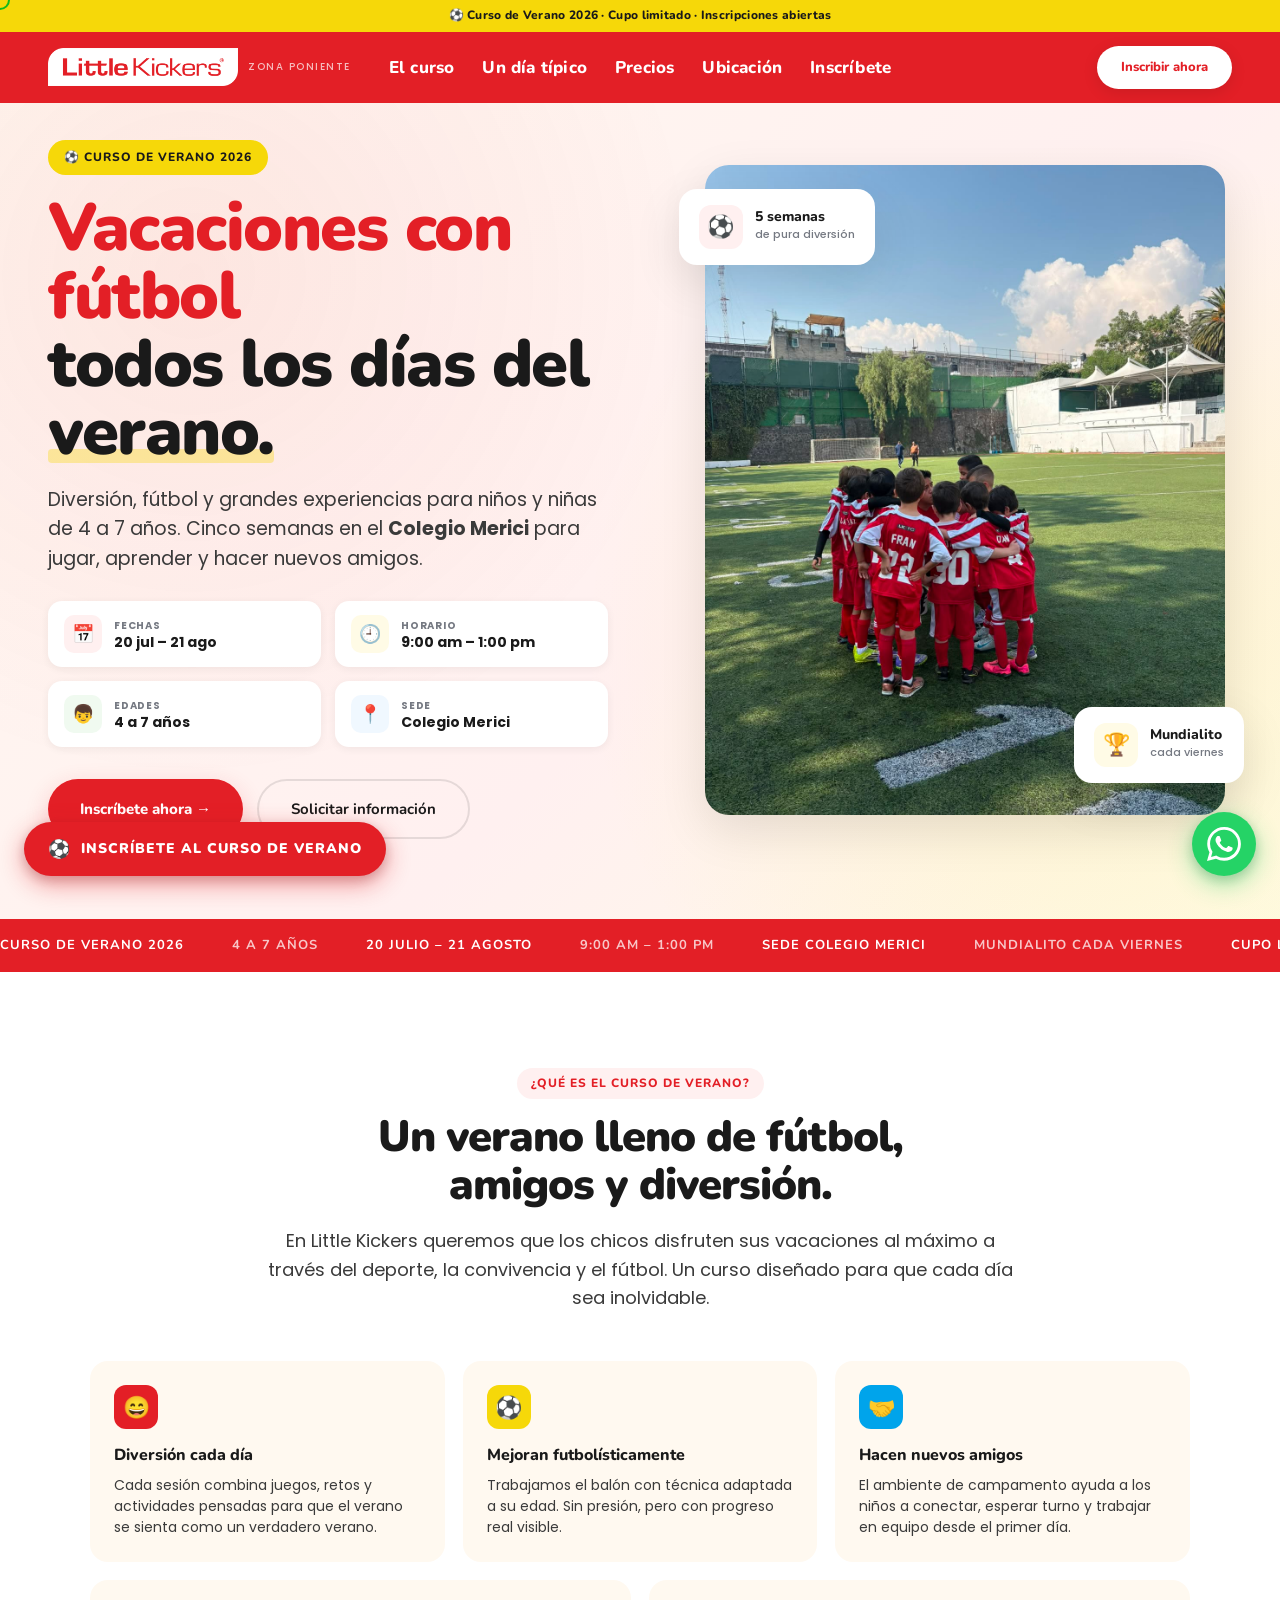
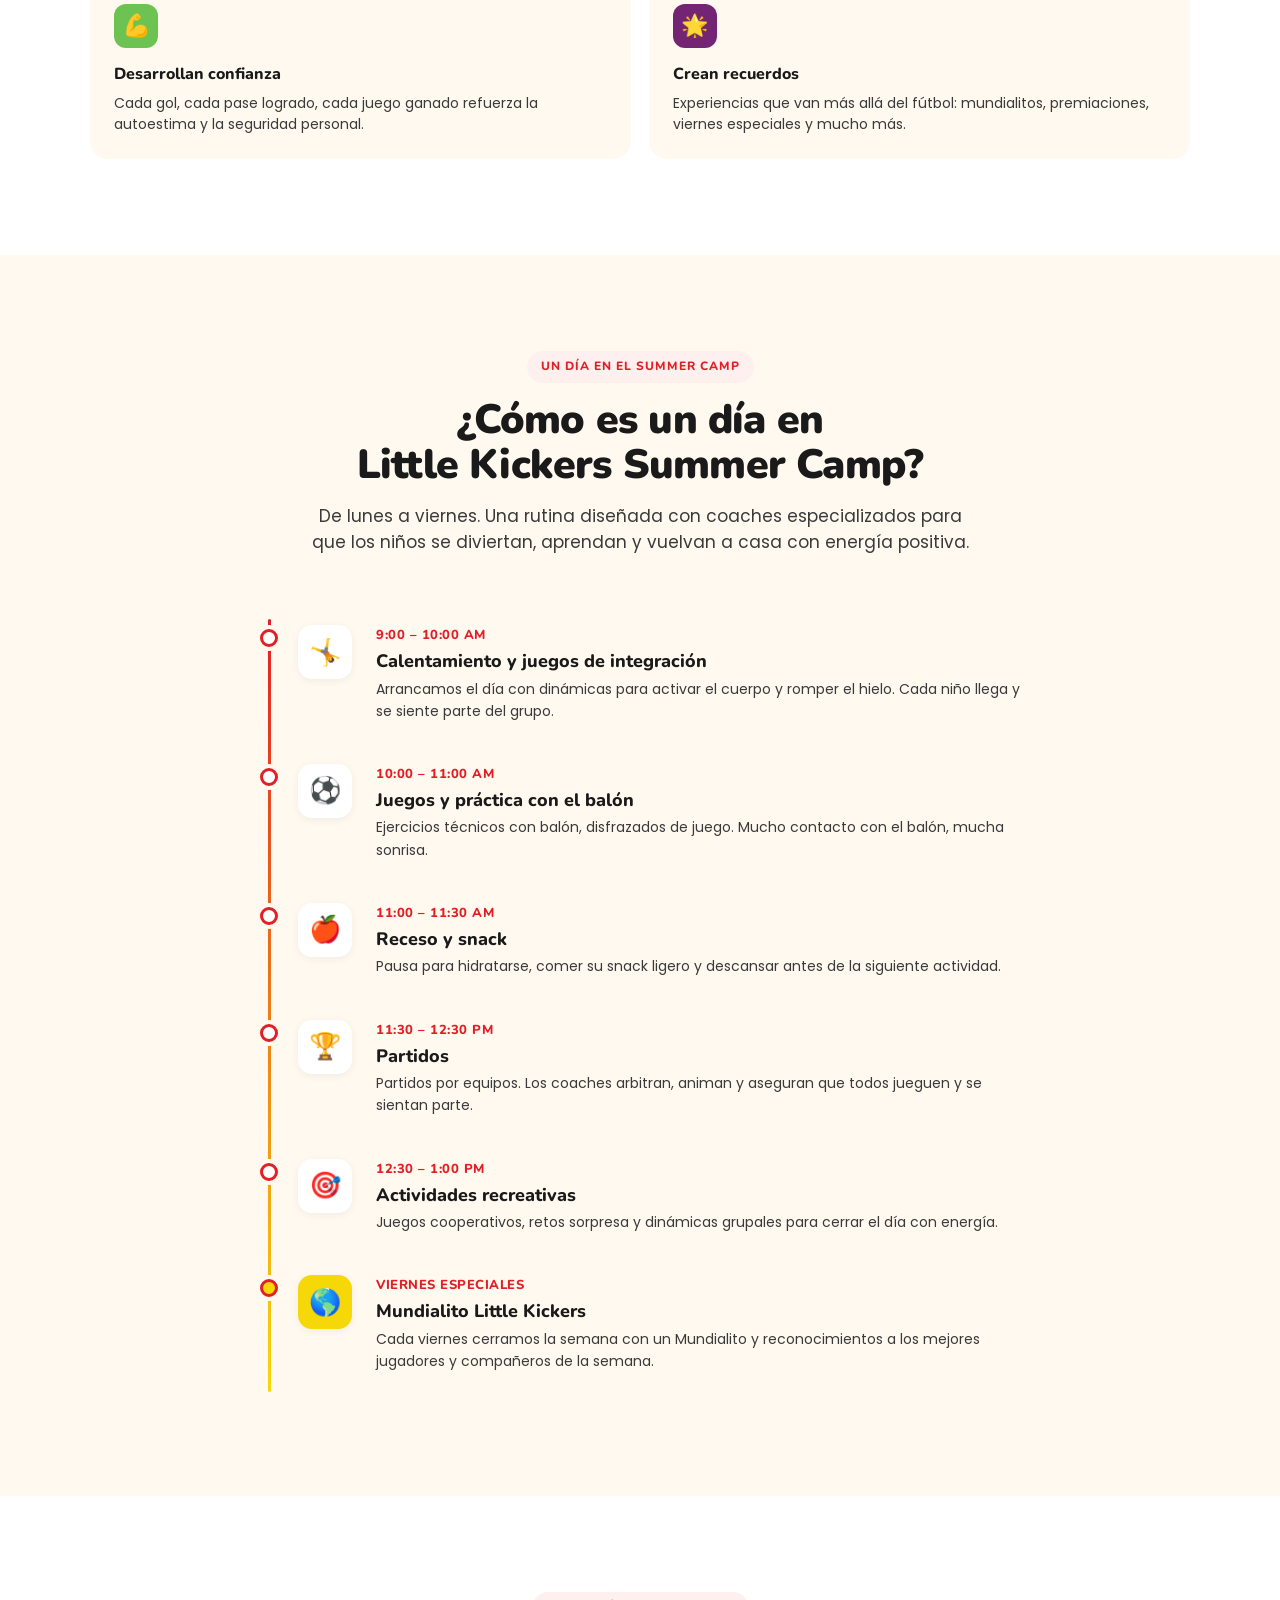
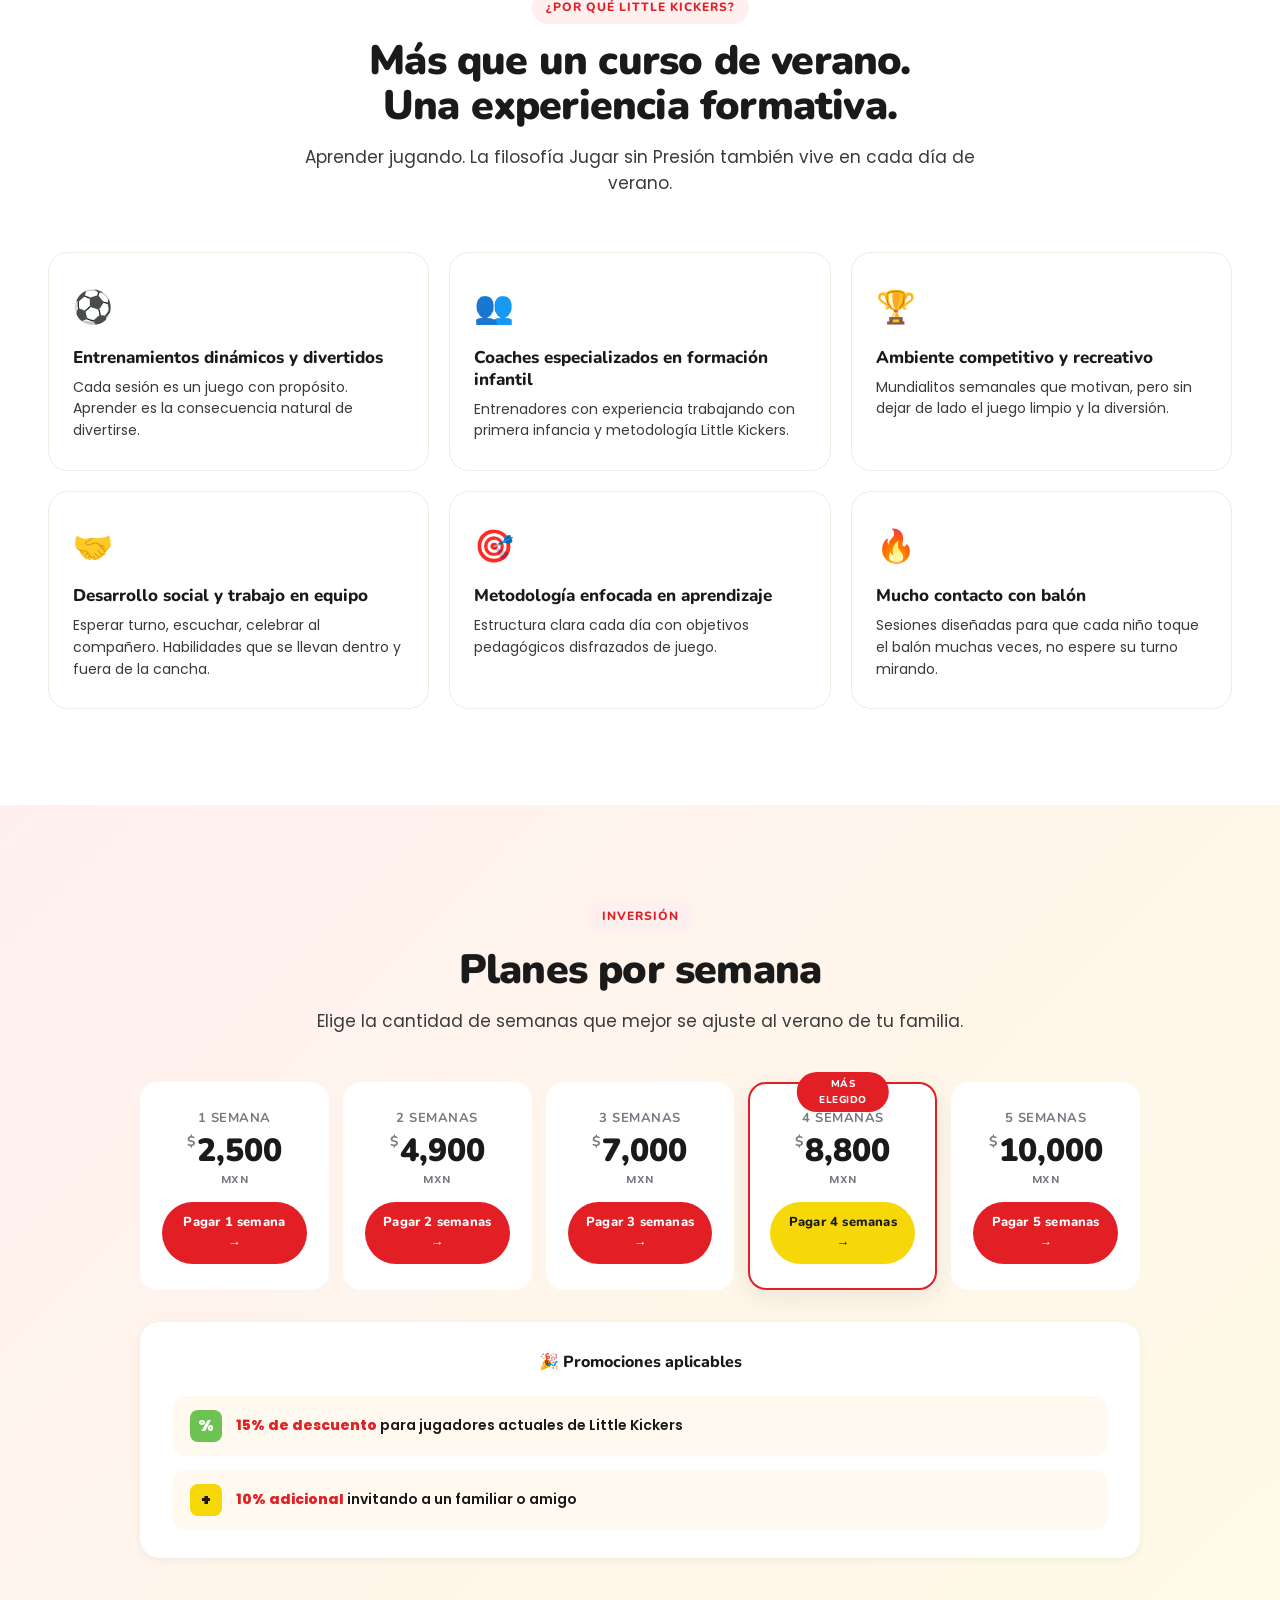
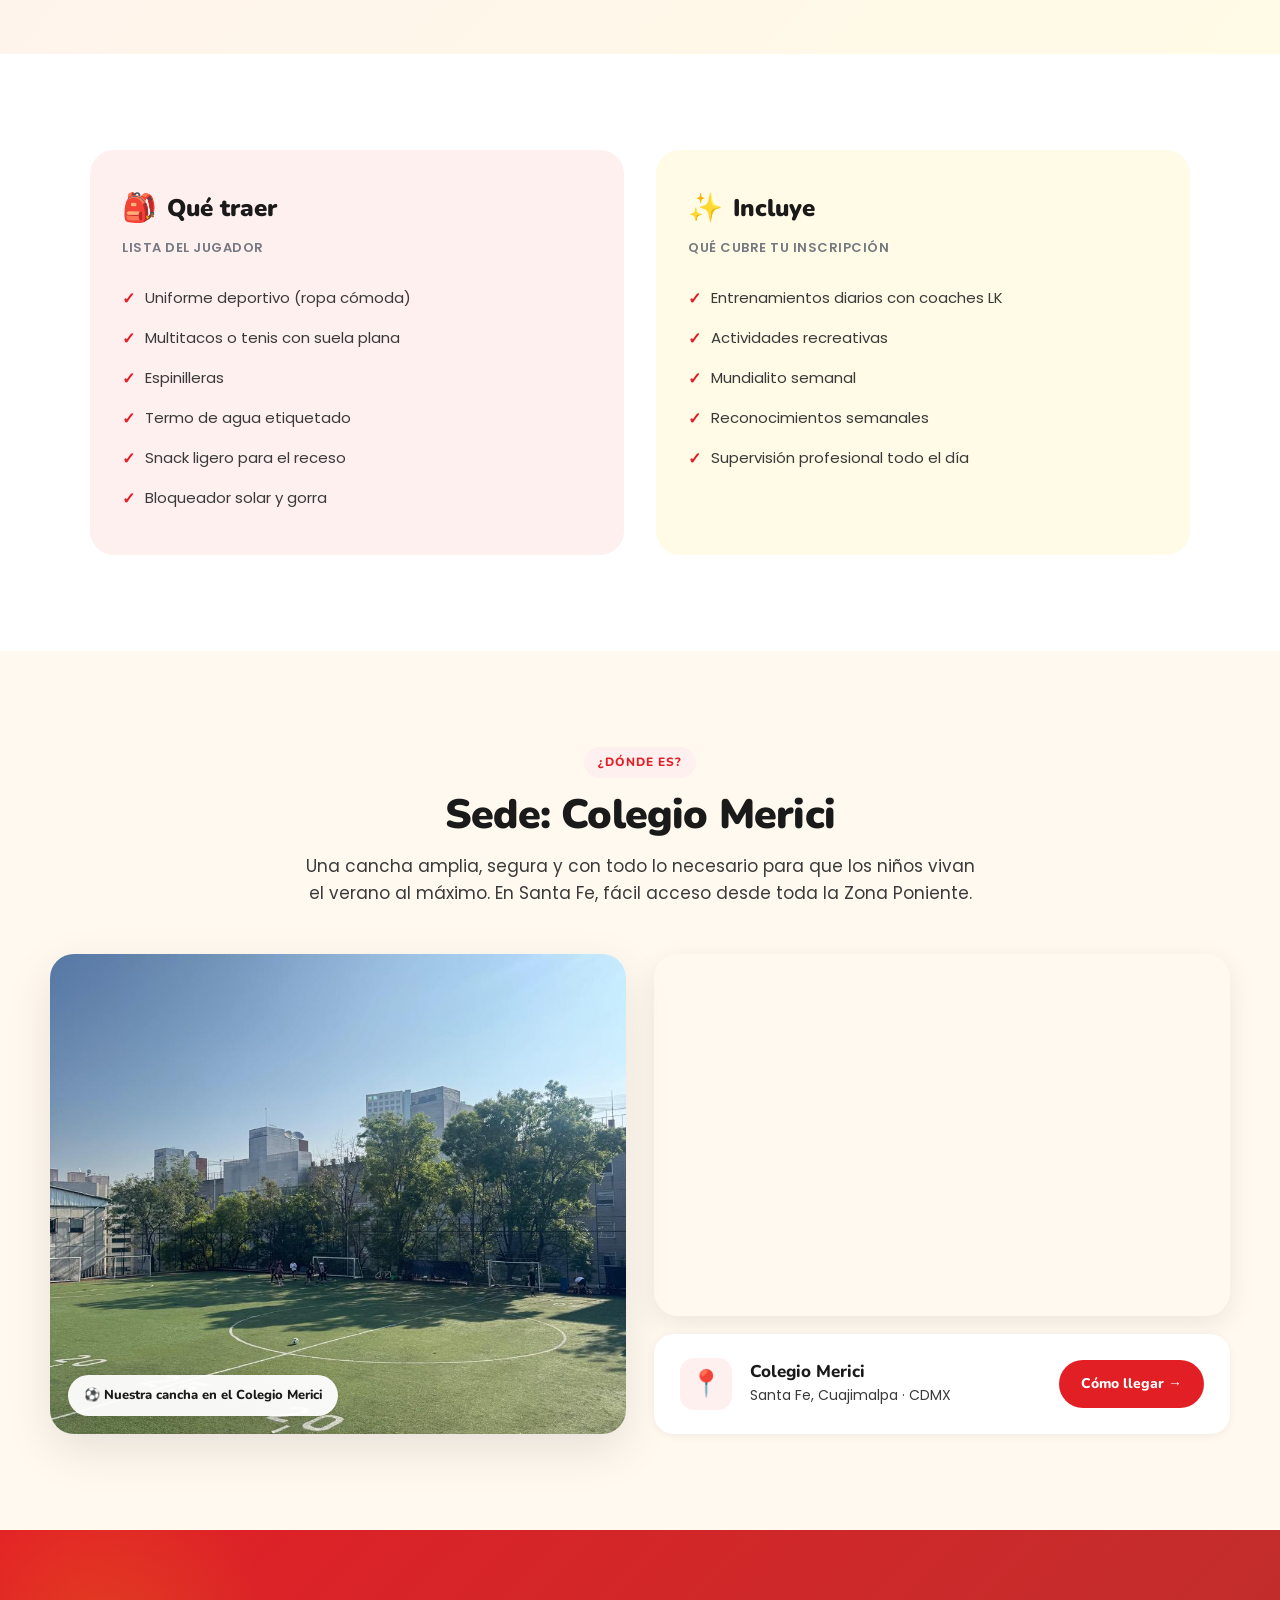
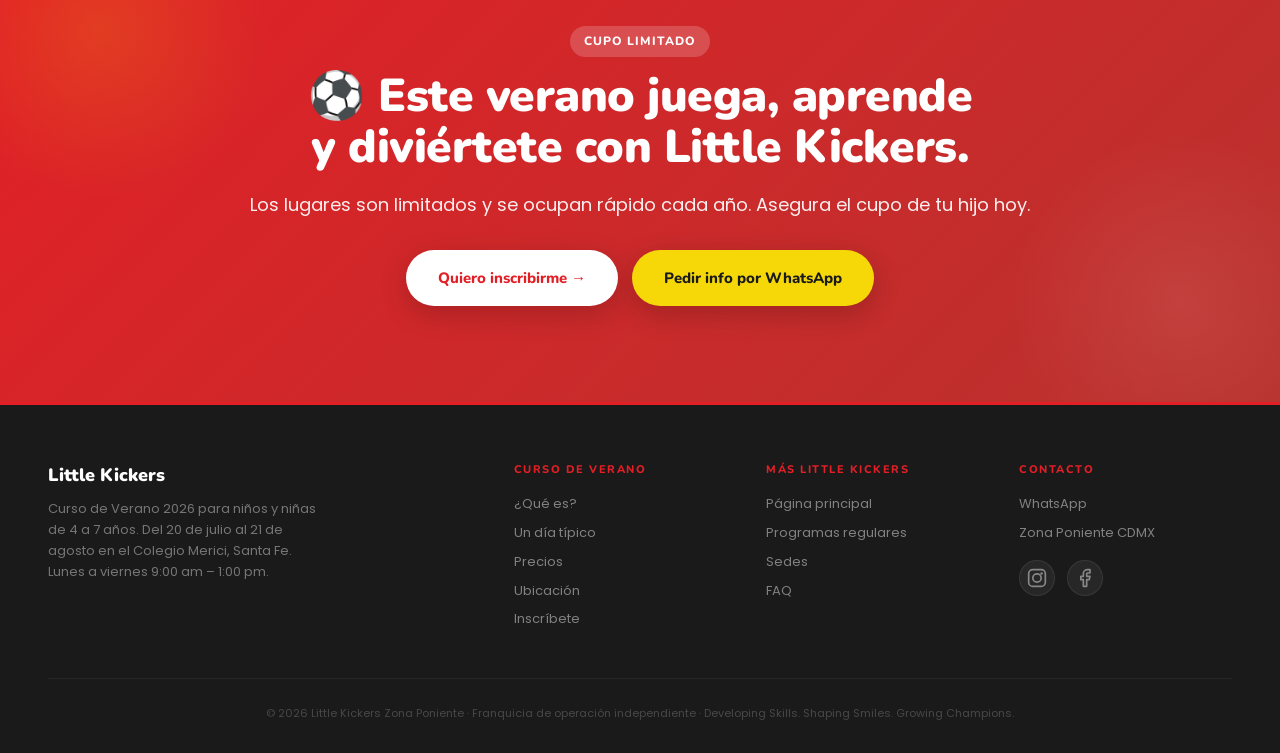
<file: curso-verano.html>
<!DOCTYPE html>
<html lang="es">
<head>
<!-- Google Tag Manager -->
<script>(function(w,d,s,l,i){w[l]=w[l]||[];w[l].push({'gtm.start':
new Date().getTime(),event:'gtm.js'});var f=d.getElementsByTagName(s)[0],
j=d.createElement(s),dl=l!='dataLayer'?'&l='+l:'';j.async=true;j.src=
'https://www.googletagmanager.com/gtm.js?id='+i+dl;f.parentNode.insertBefore(j,f);
})(window,document,'script','dataLayer','GTM-WKDBT7DN');</script>
<!-- End Google Tag Manager -->
<meta charset="UTF-8">
<meta name="viewport" content="width=device-width, initial-scale=1.0">
<title>Curso de Verano Little Kickers 2026 — Fútbol y diversión para niños de 4 a 7 años</title>
<meta name="description" content="Curso de Verano Little Kickers 2026 · Sede Colegio Merici, Santa Fe. Del 20 de julio al 21 de agosto, lunes a viernes 9:00 am a 1:00 pm. Fútbol y experiencias inolvidables para niños y niñas de 4 a 7 años. Cupo limitado.">
<meta name="keywords" content="curso de verano fútbol, summer camp, Little Kickers, curso verano niños, vacaciones fútbol, Interlomas, Santa Fe, Cuajimalpa, Zona Poniente CDMX">
<meta name="author" content="Little Kickers Zona Poniente">
<meta name="robots" content="index, follow">
<meta name="theme-color" content="#E31F26">
<meta name="facebook-domain-verification" content="uzakiggoo7h5gejh57r1gbofa76t1o" />
<link rel="icon" href="data:image/svg+xml,<svg xmlns='http://www.w3.org/2000/svg' viewBox='0 0 32 32'><rect width='32' height='32' rx='8' fill='%23E31F26'/><text x='50%25' y='55%25' dominant-baseline='central' text-anchor='middle' fill='white' font-family='sans-serif' font-weight='900' font-size='16'>LK</text></svg>">
<meta property="og:type" content="website">
<meta property="og:url" content="https://littlekickers-zonaponiente.vercel.app/curso-verano.html">
<meta property="og:title" content="Curso de Verano Little Kickers 2026">
<meta property="og:description" content="Diversión, fútbol y grandes experiencias para niños de 4 a 7 años. Sede Colegio Merici · Del 20 de julio al 21 de agosto. Cupo limitado.">
<meta property="og:image" content="https://littlekickers-zonaponiente.vercel.app/images/verano-hero.jpg">
<meta property="og:locale" content="es_MX">
<meta name="twitter:card" content="summary_large_image">
<meta name="twitter:title" content="Curso de Verano Little Kickers 2026">
<meta name="twitter:description" content="Vacaciones con fútbol todos los días. 4-7 años. Cupo limitado.">
<meta name="twitter:image" content="https://littlekickers-zonaponiente.vercel.app/images/verano-hero.jpg">
<link rel="preconnect" href="https://fonts.googleapis.com">
<link rel="preconnect" href="https://fonts.gstatic.com" crossorigin>
<link rel="dns-prefetch" href="https://wa.me">
<link rel="preload" as="image" href="images/logo.webp" fetchpriority="high">
<link href="https://fonts.googleapis.com/css2?family=Nunito:wght@400;700;800;900&family=Poppins:wght@300;400;500;600&display=swap" rel="stylesheet">
<link rel="stylesheet" href="styles.css">
<style>
/* ═══ CURSO DE VERANO — Estilos específicos ═══ */

/* Hero adaptado */
.cv-hero{position:relative;min-height:88vh;display:flex;align-items:center;padding:140px 48px 80px;background:linear-gradient(135deg,#FFF9F0 0%,#FFF0F0 60%,#FFFBE6 100%);overflow:hidden}
.cv-hero::before{content:'';position:absolute;inset:0;background-image:radial-gradient(circle at 15% 30%,rgba(227,31,38,.08) 0,transparent 40%),radial-gradient(circle at 85% 70%,rgba(246,216,9,.12) 0,transparent 40%);pointer-events:none}
.cv-hero-in{max-width:1280px;margin:0 auto;width:100%;display:grid;grid-template-columns:1.1fr 1fr;gap:64px;align-items:center;position:relative;z-index:1}
.cv-badge{display:inline-flex;align-items:center;gap:8px;padding:8px 16px;background:var(--lk-yellow);color:var(--dark);border-radius:100px;font-family:'Nunito',sans-serif;font-weight:800;font-size:12px;letter-spacing:1px;text-transform:uppercase;margin-bottom:20px}
.cv-h1{font-family:'Nunito',sans-serif;font-weight:900;font-size:clamp(38px,5.2vw,68px);line-height:1.02;letter-spacing:-1.5px;color:var(--dark);margin-bottom:18px}
.cv-h1 .red{color:var(--lk-red)}
.cv-h1 .uy{display:inline-block;position:relative}
.cv-h1 .uy::after{content:'';position:absolute;left:0;right:0;bottom:4px;height:14px;background:var(--lk-yellow);z-index:-1;border-radius:4px}
.cv-sub{font-size:19px;line-height:1.55;color:var(--body);margin-bottom:28px;max-width:560px}
.cv-info{display:grid;grid-template-columns:1fr 1fr;gap:14px;margin-bottom:32px;max-width:560px}
.cv-info-it{display:flex;align-items:center;gap:12px;padding:14px 16px;background:#fff;border-radius:14px;box-shadow:var(--ss)}
.cv-info-ic{width:38px;height:38px;flex-shrink:0;border-radius:10px;display:flex;align-items:center;justify-content:center;font-size:18px}
.cv-info-tx{display:flex;flex-direction:column}
.cv-info-l{font-size:10px;text-transform:uppercase;letter-spacing:.8px;color:var(--lk-dg);font-weight:700}
.cv-info-v{font-size:14px;font-weight:700;color:var(--dark);line-height:1.2}
.cv-ctas{display:flex;gap:14px;flex-wrap:wrap}
.cv-vis{position:relative;display:flex;align-items:center;justify-content:center}
.cv-vis img{border-radius:24px;box-shadow:var(--sl);width:100%;max-width:520px;aspect-ratio:4/5;object-fit:cover}
.cv-vis-bd{position:absolute;background:#fff;padding:16px 20px;border-radius:18px;box-shadow:var(--sl);display:flex;align-items:center;gap:12px}
.cv-vis-bd.b1{top:24px;left:-20px}
.cv-vis-bd.b2{bottom:32px;right:-12px}
.cv-vis-bd-ic{width:44px;height:44px;border-radius:12px;display:flex;align-items:center;justify-content:center;font-size:22px}
.cv-vis-bd-t{font-family:'Nunito',sans-serif;font-weight:800;font-size:14px;color:var(--dark);line-height:1.2}
.cv-vis-bd-s{font-size:11px;color:var(--lk-dg);font-weight:500}

/* Sección Qué es */
.cv-what{padding:96px 48px;background:#fff}
.cv-what-in{max-width:1100px;margin:0 auto;text-align:center}
.cv-what-h{font-family:'Nunito',sans-serif;font-weight:900;font-size:clamp(30px,3.4vw,46px);line-height:1.1;letter-spacing:-1px;color:var(--dark);margin-bottom:18px}
.cv-what-d{font-size:18px;color:var(--body);max-width:760px;margin:0 auto 48px;line-height:1.6}
.cv-what-list{display:grid;grid-template-columns:repeat(6,1fr);gap:18px;margin-top:40px}
.cv-what-list > :nth-child(1),
.cv-what-list > :nth-child(2),
.cv-what-list > :nth-child(3){grid-column:span 2}
.cv-what-list > :nth-child(4),
.cv-what-list > :nth-child(5){grid-column:span 3}
@media (max-width:900px){.cv-what-list{grid-template-columns:repeat(2,1fr)}.cv-what-list > *{grid-column:auto !important}}
@media (max-width:560px){.cv-what-list{grid-template-columns:1fr}}
.cv-what-c{background:var(--cream);padding:24px;border-radius:18px;text-align:left;transition:transform .35s,box-shadow .35s}
.cv-what-c:hover{transform:translateY(-6px);box-shadow:var(--sm)}
.cv-what-ic{width:44px;height:44px;border-radius:12px;background:var(--lk-red);color:#fff;display:flex;align-items:center;justify-content:center;font-size:22px;margin-bottom:14px}
.cv-what-t{font-family:'Nunito',sans-serif;font-weight:800;font-size:16px;color:var(--dark);margin-bottom:6px}
.cv-what-tx{font-size:14px;color:var(--body);line-height:1.5}

/* Timeline día típico */
.cv-day{padding:96px 48px;background:var(--cream)}
.cv-day-in{max-width:1100px;margin:0 auto}
.cv-day-h-wrap{text-align:center;margin-bottom:56px}
.cv-tl{position:relative;max-width:780px;margin:0 auto;padding-left:48px}
.cv-tl::before{content:'';position:absolute;left:18px;top:8px;bottom:8px;width:3px;background:linear-gradient(180deg,var(--lk-red) 0%,var(--lk-yellow) 100%);border-radius:3px}
.cv-tl-it{position:relative;padding:14px 0 28px;display:flex;gap:24px;align-items:flex-start}
.cv-tl-it::before{content:'';position:absolute;left:-38px;top:18px;width:18px;height:18px;background:#fff;border:3px solid var(--lk-red);border-radius:50%;box-shadow:0 0 0 4px var(--cream)}
.cv-tl-it.special::before{background:var(--lk-yellow);border-color:var(--lk-red)}
.cv-tl-ic{width:54px;height:54px;flex-shrink:0;border-radius:14px;background:#fff;display:flex;align-items:center;justify-content:center;font-size:26px;box-shadow:var(--ss)}
.cv-tl-bd{flex:1}
.cv-tl-hr{font-family:'Nunito',sans-serif;font-weight:800;font-size:13px;color:var(--lk-red);letter-spacing:.5px;text-transform:uppercase;margin-bottom:4px}
.cv-tl-tt{font-family:'Nunito',sans-serif;font-weight:800;font-size:18px;color:var(--dark);line-height:1.3;margin-bottom:4px}
.cv-tl-ds{font-size:14px;color:var(--body)}

/* Por qué LK */
.cv-why{padding:96px 48px;background:#fff}
.cv-why-in{max-width:1200px;margin:0 auto}
.cv-why-h-wrap{text-align:center;margin-bottom:56px}
.cv-why-g{display:grid;grid-template-columns:repeat(3,1fr);gap:20px}
@media (max-width:900px){.cv-why-g{grid-template-columns:repeat(2,1fr)}}
@media (max-width:560px){.cv-why-g{grid-template-columns:1fr}}
.cv-why-c{padding:28px 24px;background:#fff;border:1.5px solid #F0EAE0;border-radius:20px;transition:all .35s}
.cv-why-c:hover{transform:translateY(-6px);box-shadow:var(--sm);border-color:transparent}
.cv-why-ic{font-size:32px;margin-bottom:14px;display:inline-block}
.cv-why-t{font-family:'Nunito',sans-serif;font-weight:800;font-size:17px;color:var(--dark);margin-bottom:8px;line-height:1.3}
.cv-why-d{font-size:14px;color:var(--body);line-height:1.55}

/* Precios */
.cv-prc{padding:96px 48px;background:linear-gradient(135deg,#FFF0F0 0%,#FFFBE6 100%)}
.cv-prc-in{max-width:1000px;margin:0 auto}
.cv-prc-h-wrap{text-align:center;margin-bottom:48px}
.cv-prc-grid{display:grid;grid-template-columns:repeat(auto-fit,minmax(180px,1fr));gap:14px;margin-bottom:32px}
.cv-prc-c{background:#fff;border-radius:18px;padding:24px 20px;text-align:center;position:relative;transition:all .35s;border:2px solid transparent}
.cv-prc-c:hover{transform:translateY(-8px);box-shadow:var(--sm);border-color:var(--lk-yellow)}
.cv-prc-c.feat{border-color:var(--lk-red);box-shadow:var(--sm)}
.cv-prc-c.feat::before{content:'Más elegido';position:absolute;top:-12px;left:50%;transform:translateX(-50%);background:var(--lk-red);color:#fff;padding:4px 12px;border-radius:100px;font-size:10px;font-weight:800;font-family:'Nunito',sans-serif;letter-spacing:.5px;text-transform:uppercase}
.cv-prc-w{font-family:'Nunito',sans-serif;font-weight:700;font-size:13px;color:var(--lk-dg);text-transform:uppercase;letter-spacing:.5px;margin-bottom:6px}
.cv-prc-n{font-family:'Nunito',sans-serif;font-weight:900;font-size:32px;color:var(--dark);line-height:1;margin-bottom:4px}
.cv-prc-n .currency{font-size:14px;color:var(--lk-dg);font-weight:700;vertical-align:top;margin-right:2px}
.cv-prc-mx{font-size:11px;color:var(--lk-dg);font-weight:600;letter-spacing:.5px}
.cv-prc-btn{display:inline-block;margin-top:14px;padding:10px 18px;background:var(--lk-red);color:#fff;font-family:'Nunito',sans-serif;font-weight:800;font-size:13px;text-decoration:none;border-radius:100px;transition:all .25s;width:100%;box-sizing:border-box;letter-spacing:.2px}
.cv-prc-btn:hover{background:var(--lk-red-dark);transform:translateY(-2px);box-shadow:var(--sr)}
.cv-prc-btn-feat{background:var(--lk-yellow);color:var(--dark)}
.cv-prc-btn-feat:hover{background:#FFE85C;color:var(--dark)}
.cv-prc-promo{background:#fff;border-radius:20px;padding:28px 32px;display:flex;flex-direction:column;gap:14px;box-shadow:var(--ss);margin-top:24px}
.cv-prc-promo-h{font-family:'Nunito',sans-serif;font-weight:800;font-size:16px;color:var(--dark);text-align:center;margin-bottom:6px}
.cv-prc-pi{display:flex;align-items:center;gap:14px;padding:14px 18px;background:var(--cream);border-radius:14px}
.cv-prc-pi-ic{width:32px;height:32px;flex-shrink:0;border-radius:8px;background:var(--lk-green);color:#fff;display:flex;align-items:center;justify-content:center;font-size:16px;font-weight:900}
.cv-prc-pi-tx{font-size:14px;color:var(--dark);font-weight:600}
.cv-prc-pi-tx strong{color:var(--lk-red);font-weight:800}

/* Info importante */
.cv-info-sec{padding:96px 48px;background:#fff}
.cv-info-in{max-width:1100px;margin:0 auto;display:grid;grid-template-columns:1fr 1fr;gap:32px}
.cv-info-card{background:var(--cream);border-radius:24px;padding:36px 32px}
.cv-info-card.red{background:#FFF0F0}
.cv-info-card.yel{background:#FFFBE6}
.cv-info-card-h{font-family:'Nunito',sans-serif;font-weight:900;font-size:24px;color:var(--dark);margin-bottom:8px;display:flex;align-items:center;gap:10px}
.cv-info-card-ic{font-size:28px}
.cv-info-card-s{font-size:13px;color:var(--lk-dg);font-weight:600;margin-bottom:20px;text-transform:uppercase;letter-spacing:.5px}
.cv-info-li{display:flex;align-items:flex-start;gap:10px;padding:8px 0;font-size:15px;color:var(--body);line-height:1.5}
.cv-info-li::before{content:'✓';color:var(--lk-red);font-weight:900;font-size:16px;flex-shrink:0}

/* Sede / Ubicación */
.cv-loc{padding:96px 48px;background:var(--cream)}
.cv-loc-in{max-width:1180px;margin:0 auto}
.cv-loc-h-wrap{text-align:center;margin-bottom:48px}
.cv-loc-grid{display:grid;grid-template-columns:1fr 1fr;gap:28px;align-items:stretch}
.cv-loc-photo{position:relative;border-radius:24px;overflow:hidden;box-shadow:var(--sl);height:480px}
.cv-loc-photo img{width:100%;height:100%;object-fit:cover;display:block}
.cv-loc-photo-tag{position:absolute;bottom:18px;left:18px;background:rgba(255,255,255,.95);padding:10px 16px;border-radius:100px;font-family:'Nunito',sans-serif;font-weight:800;font-size:13px;color:var(--dark);display:flex;align-items:center;gap:8px;box-shadow:var(--ss)}
.cv-loc-map{display:flex;flex-direction:column;gap:18px}
.cv-loc-mapframe{flex:1;border-radius:24px;overflow:hidden;box-shadow:var(--sm);min-height:300px;border:none}
.cv-loc-mapframe iframe{width:100%;height:100%;min-height:300px;border:0;display:block}
.cv-loc-card{background:#fff;border-radius:20px;padding:24px 26px;box-shadow:var(--ss);display:flex;align-items:center;gap:18px;flex-wrap:wrap}
.cv-loc-card-ic{width:52px;height:52px;flex-shrink:0;border-radius:14px;background:#FFF0F0;color:var(--lk-red);display:flex;align-items:center;justify-content:center;font-size:26px}
.cv-loc-card-tx{flex:1;min-width:180px}
.cv-loc-card-t{font-family:'Nunito',sans-serif;font-weight:800;font-size:17px;color:var(--dark);line-height:1.2;margin-bottom:4px}
.cv-loc-card-s{font-size:14px;color:var(--body);line-height:1.4}
.cv-loc-btn{display:inline-flex;align-items:center;gap:8px;padding:13px 22px;background:var(--lk-red);color:#fff;font-family:'Nunito',sans-serif;font-weight:800;font-size:14px;text-decoration:none;border-radius:100px;transition:all .25s;white-space:nowrap}
.cv-loc-btn:hover{background:var(--lk-red-dark);transform:translateY(-2px);box-shadow:var(--sr)}
@media (max-width:900px){.cv-loc-grid{grid-template-columns:1fr}.cv-loc-photo{height:320px}}

/* Final CTA */
.cv-fcta{padding:96px 48px;background:linear-gradient(135deg,var(--lk-red) 0%,#B8322E 100%);text-align:center;position:relative;overflow:hidden}
.cv-fcta::before{content:'';position:absolute;top:-100px;left:-100px;width:400px;height:400px;background:radial-gradient(circle,rgba(246,216,9,.15) 0,transparent 60%);border-radius:50%}
.cv-fcta::after{content:'';position:absolute;bottom:-100px;right:-100px;width:400px;height:400px;background:radial-gradient(circle,rgba(255,255,255,.08) 0,transparent 60%);border-radius:50%}
.cv-fcta-in{max-width:780px;margin:0 auto;position:relative;z-index:1}
.cv-fcta-h{font-family:'Nunito',sans-serif;font-weight:900;font-size:clamp(30px,3.6vw,48px);line-height:1.1;color:#fff;margin-bottom:18px;letter-spacing:-.5px}
.cv-fcta-d{font-size:18px;color:rgba(255,255,255,.92);margin-bottom:32px;line-height:1.5}
.cv-fcta-ctas{display:flex;gap:14px;justify-content:center;flex-wrap:wrap}
.cv-btn-w{display:inline-flex;align-items:center;gap:10px;padding:16px 32px;background:#fff;color:var(--lk-red);font-family:'Nunito',sans-serif;font-weight:800;font-size:15px;text-decoration:none;border-radius:100px;transition:all .3s;box-shadow:0 8px 28px rgba(0,0,0,.18)}
.cv-btn-w:hover{transform:translateY(-3px);box-shadow:0 12px 36px rgba(0,0,0,.25)}
.cv-btn-y{display:inline-flex;align-items:center;gap:10px;padding:16px 32px;background:var(--lk-yellow);color:var(--dark);font-family:'Nunito',sans-serif;font-weight:800;font-size:15px;text-decoration:none;border-radius:100px;transition:all .3s;box-shadow:0 8px 28px rgba(0,0,0,.2)}
.cv-btn-y:hover{transform:translateY(-3px);box-shadow:0 12px 36px rgba(0,0,0,.3)}

/* Sección headers reutilizables */
.cv-tag{display:inline-block;padding:6px 14px;background:#FFF0F0;color:var(--lk-red);font-family:'Nunito',sans-serif;font-weight:800;font-size:12px;letter-spacing:1px;text-transform:uppercase;border-radius:100px;margin-bottom:14px}
.cv-sec-h{font-family:'Nunito',sans-serif;font-weight:900;font-size:clamp(28px,3.2vw,42px);line-height:1.1;color:var(--dark);letter-spacing:-.8px;margin-bottom:14px}
.cv-sec-d{font-size:17px;color:var(--body);max-width:680px;margin:0 auto;line-height:1.55}

/* Responsive */
@media (max-width:980px){
  .cv-hero{min-height:auto;padding:130px 24px 60px}
  .cv-hero-in{grid-template-columns:1fr;gap:40px}
  .cv-vis{order:-1}
  .cv-vis-bd.b1{left:-8px}
  .cv-vis-bd.b2{right:-8px}
  .cv-info{grid-template-columns:1fr 1fr}
  .cv-what,.cv-day,.cv-why,.cv-prc,.cv-info-sec,.cv-loc,.cv-fcta{padding:64px 24px}
  .cv-info-in{grid-template-columns:1fr}
  .cv-tl{padding-left:36px}
  .cv-tl::before{left:10px}
  .cv-tl-it::before{left:-30px}
  .cv-tl-ic{width:46px;height:46px;font-size:22px}
}
@media (max-width:480px){
  .cv-info{grid-template-columns:1fr}
  .cv-vis img{max-width:100%}
  .cv-vis-bd{padding:10px 14px}
  .cv-vis-bd-ic{width:36px;height:36px;font-size:18px}
  .cv-vis-bd-t{font-size:12px}
  .cv-vis-bd-s{font-size:10px}
}
</style>
</head>
<body>
<!-- Google Tag Manager (noscript) -->
<noscript><iframe src="https://www.googletagmanager.com/ns.html?id=GTM-WKDBT7DN" height="0" width="0" style="display:none;visibility:hidden"></iframe></noscript>
<!-- End Google Tag Manager (noscript) -->

<div class="prog" id="prog"></div>

<!-- TOP BAR -->
<div class="top-bar" id="topbar">
  <span class="top-bar-text">⚽ Curso de Verano 2026 · Cupo limitado · Inscripciones abiertas</span>
</div>

<!-- NAV -->
<nav id="nav">
  <a href="index.html" class="n-logo">
    <div class="n-logo-icon">
      <img src="images/logo.webp" alt="Little Kickers" height="38">
    </div>
    <div class="n-logo-txt">
      <div class="n-logo-sub">Zona Poniente</div>
    </div>
  </a>
  <div class="n-links">
    <a href="#que-es" class="n-link">El curso</a>
    <a href="#dia" class="n-link">Un día típico</a>
    <a href="#precios" class="n-link">Precios</a>
    <a href="#ubicacion" class="n-link">Ubicación</a>
    <a href="https://api.leadconnectorhq.com/widget/form/s0xSF2v3fZc88PIGkX8y" target="_blank" rel="noopener" class="n-link">Inscríbete</a>
  </div>
  <a href="https://wa.me/5215565245035?text=Hola%2C%20me%20interesa%20el%20Curso%20de%20Verano%20Little%20Kickers%202026.%20Mi%20hijo%20tiene%20___%20años." class="n-cta" target="_blank" rel="noopener">Inscribir ahora</a>
  <div class="ham" id="ham" data-action="menu"><span></span><span></span><span></span></div>
</nav>
<div class="mob-menu" id="mob">
  <a href="#que-es" data-action="menu">El curso</a>
  <a href="#dia" data-action="menu">Un día típico</a>
  <a href="#precios" data-action="menu">Precios</a>
  <a href="#ubicacion" data-action="menu">Ubicación</a>
  <a href="https://api.leadconnectorhq.com/widget/form/s0xSF2v3fZc88PIGkX8y" target="_blank" rel="noopener" data-action="menu">Inscríbete</a>
  <a href="https://wa.me/5215565245035?text=Hola%2C%20me%20interesa%20el%20Curso%20de%20Verano%20Little%20Kickers%202026." target="_blank" rel="noopener" style="color:var(--lk-red)" data-action="menu">Inscribir ahora →</a>
</div>

<!-- ═══ HERO ═══ -->
<section class="cv-hero" id="inicio">
  <div class="cv-hero-in">
    <div>
      <div class="cv-badge">⚽ Curso de Verano 2026</div>
      <h1 class="cv-h1"><span class="red">Vacaciones con fútbol</span><br>todos los días del <span class="uy">verano.</span></h1>
      <p class="cv-sub">Diversión, fútbol y grandes experiencias para niños y niñas de 4 a 7 años. Cinco semanas en el <strong>Colegio Merici</strong> para jugar, aprender y hacer nuevos amigos.</p>

      <div class="cv-info">
        <div class="cv-info-it">
          <div class="cv-info-ic" style="background:#FFF0F0;color:var(--lk-red)">📅</div>
          <div class="cv-info-tx">
            <span class="cv-info-l">Fechas</span>
            <span class="cv-info-v">20 jul – 21 ago</span>
          </div>
        </div>
        <div class="cv-info-it">
          <div class="cv-info-ic" style="background:#FFFBE6;color:#A88800">🕘</div>
          <div class="cv-info-tx">
            <span class="cv-info-l">Horario</span>
            <span class="cv-info-v">9:00 am – 1:00 pm</span>
          </div>
        </div>
        <div class="cv-info-it">
          <div class="cv-info-ic" style="background:#F0FAF0;color:var(--lk-green-ada)">👦</div>
          <div class="cv-info-tx">
            <span class="cv-info-l">Edades</span>
            <span class="cv-info-v">4 a 7 años</span>
          </div>
        </div>
        <a class="cv-info-it" href="https://www.google.com/maps/place/Colegio+Merici/@19.3832648,-99.2578857,17z/data=!3m1!4b1!4m6!3m5!1s0x85d2011f761e665d:0x805bfde3158527c1!8m2!3d19.3832598!4d-99.2553108!16s%2Fg%2F1ptwy5fjj?entry=ttu" target="_blank" rel="noopener" style="text-decoration:none">
          <div class="cv-info-ic" style="background:#F0F8FF;color:var(--lk-blue-ada)">📍</div>
          <div class="cv-info-tx">
            <span class="cv-info-l">Sede</span>
            <span class="cv-info-v">Colegio Merici</span>
          </div>
        </a>
      </div>

      <div class="cv-ctas">
        <a href="https://api.leadconnectorhq.com/widget/form/s0xSF2v3fZc88PIGkX8y" target="_blank" rel="noopener" class="btn-r">Inscríbete ahora →</a>
        <a href="https://wa.me/5215565245035?text=Hola%2C%20me%20interesa%20informaci%C3%B3n%20del%20Curso%20de%20Verano%20Little%20Kickers%202026." class="btn-o" target="_blank" rel="noopener">Solicitar información</a>
      </div>
    </div>

    <div class="cv-vis">
      <img src="images/verano-hero.jpg" alt="Niños del Curso de Verano Little Kickers en círculo de equipo en el Colegio Merici" loading="eager">
      <div class="cv-vis-bd b1">
        <div class="cv-vis-bd-ic" style="background:#FFF0F0">⚽</div>
        <div>
          <div class="cv-vis-bd-t">5 semanas</div>
          <div class="cv-vis-bd-s">de pura diversión</div>
        </div>
      </div>
      <div class="cv-vis-bd b2">
        <div class="cv-vis-bd-ic" style="background:#FFFBE6">🏆</div>
        <div>
          <div class="cv-vis-bd-t">Mundialito</div>
          <div class="cv-vis-bd-s">cada viernes</div>
        </div>
      </div>
    </div>
  </div>
</section>

<!-- TICKER -->
<div class="ticker"><div class="ticker-track">
  <span class="ti"><strong>Curso de Verano 2026</strong></span><span class="ti">4 a 7 años</span><span class="ti"><strong>20 julio – 21 agosto</strong></span><span class="ti">9:00 am – 1:00 pm</span><span class="ti"><strong>Sede Colegio Merici</strong></span><span class="ti">Mundialito cada viernes</span><span class="ti"><strong>Cupo limitado</strong></span>
  <span class="ti"><strong>Curso de Verano 2026</strong></span><span class="ti">4 a 7 años</span><span class="ti"><strong>20 julio – 21 agosto</strong></span><span class="ti">9:00 am – 1:00 pm</span><span class="ti"><strong>Sede Colegio Merici</strong></span><span class="ti">Mundialito cada viernes</span><span class="ti"><strong>Cupo limitado</strong></span>
</div></div>

<!-- ═══ ¿QUÉ ES? ═══ -->
<section class="cv-what" id="que-es">
  <div class="cv-what-in">
    <div class="cv-tag rv">¿Qué es el Curso de Verano?</div>
    <h2 class="cv-what-h rv d1">Un verano lleno de fútbol,<br>amigos y diversión.</h2>
    <p class="cv-what-d rv d2">En Little Kickers queremos que los chicos disfruten sus vacaciones al máximo a través del deporte, la convivencia y el fútbol. Un curso diseñado para que cada día sea inolvidable.</p>

    <div class="cv-what-list">
      <div class="cv-what-c rv">
        <div class="cv-what-ic">😄</div>
        <div class="cv-what-t">Diversión cada día</div>
        <div class="cv-what-tx">Cada sesión combina juegos, retos y actividades pensadas para que el verano se sienta como un verdadero verano.</div>
      </div>
      <div class="cv-what-c rv d1">
        <div class="cv-what-ic" style="background:var(--lk-yellow);color:var(--dark)">⚽</div>
        <div class="cv-what-t">Mejoran futbolísticamente</div>
        <div class="cv-what-tx">Trabajamos el balón con técnica adaptada a su edad. Sin presión, pero con progreso real visible.</div>
      </div>
      <div class="cv-what-c rv d2">
        <div class="cv-what-ic" style="background:var(--lk-blue);color:#fff">🤝</div>
        <div class="cv-what-t">Hacen nuevos amigos</div>
        <div class="cv-what-tx">El ambiente de campamento ayuda a los niños a conectar, esperar turno y trabajar en equipo desde el primer día.</div>
      </div>
      <div class="cv-what-c rv d3">
        <div class="cv-what-ic" style="background:var(--lk-green);color:#fff">💪</div>
        <div class="cv-what-t">Desarrollan confianza</div>
        <div class="cv-what-tx">Cada gol, cada pase logrado, cada juego ganado refuerza la autoestima y la seguridad personal.</div>
      </div>
      <div class="cv-what-c rv d4">
        <div class="cv-what-ic" style="background:var(--lk-purple);color:#fff">🌟</div>
        <div class="cv-what-t">Crean recuerdos</div>
        <div class="cv-what-tx">Experiencias que van más allá del fútbol: mundialitos, premiaciones, viernes especiales y mucho más.</div>
      </div>
    </div>
  </div>
</section>

<!-- ═══ DÍA TÍPICO ═══ -->
<section class="cv-day" id="dia">
  <div class="cv-day-in">
    <div class="cv-day-h-wrap">
      <div class="cv-tag rv">Un día en el Summer Camp</div>
      <h2 class="cv-sec-h rv d1">¿Cómo es un día en<br>Little Kickers Summer Camp?</h2>
      <p class="cv-sec-d rv d2" style="margin-top:16px">De lunes a viernes. Una rutina diseñada con coaches especializados para que los niños se diviertan, aprendan y vuelvan a casa con energía positiva.</p>
    </div>

    <div class="cv-tl">
      <div class="cv-tl-it rv">
        <div class="cv-tl-ic">🤸</div>
        <div class="cv-tl-bd">
          <div class="cv-tl-hr">9:00 – 10:00 am</div>
          <div class="cv-tl-tt">Calentamiento y juegos de integración</div>
          <div class="cv-tl-ds">Arrancamos el día con dinámicas para activar el cuerpo y romper el hielo. Cada niño llega y se siente parte del grupo.</div>
        </div>
      </div>
      <div class="cv-tl-it rv d1">
        <div class="cv-tl-ic">⚽</div>
        <div class="cv-tl-bd">
          <div class="cv-tl-hr">10:00 – 11:00 am</div>
          <div class="cv-tl-tt">Juegos y práctica con el balón</div>
          <div class="cv-tl-ds">Ejercicios técnicos con balón, disfrazados de juego. Mucho contacto con el balón, mucha sonrisa.</div>
        </div>
      </div>
      <div class="cv-tl-it rv d2">
        <div class="cv-tl-ic">🍎</div>
        <div class="cv-tl-bd">
          <div class="cv-tl-hr">11:00 – 11:30 am</div>
          <div class="cv-tl-tt">Receso y snack</div>
          <div class="cv-tl-ds">Pausa para hidratarse, comer su snack ligero y descansar antes de la siguiente actividad.</div>
        </div>
      </div>
      <div class="cv-tl-it rv d3">
        <div class="cv-tl-ic">🏆</div>
        <div class="cv-tl-bd">
          <div class="cv-tl-hr">11:30 – 12:30 pm</div>
          <div class="cv-tl-tt">Partidos</div>
          <div class="cv-tl-ds">Partidos por equipos. Los coaches arbitran, animan y aseguran que todos jueguen y se sientan parte.</div>
        </div>
      </div>
      <div class="cv-tl-it rv d4">
        <div class="cv-tl-ic">🎯</div>
        <div class="cv-tl-bd">
          <div class="cv-tl-hr">12:30 – 1:00 pm</div>
          <div class="cv-tl-tt">Actividades recreativas</div>
          <div class="cv-tl-ds">Juegos cooperativos, retos sorpresa y dinámicas grupales para cerrar el día con energía.</div>
        </div>
      </div>
      <div class="cv-tl-it special rv d5">
        <div class="cv-tl-ic" style="background:var(--lk-yellow)">🌎</div>
        <div class="cv-tl-bd">
          <div class="cv-tl-hr">Viernes especiales</div>
          <div class="cv-tl-tt">Mundialito Little Kickers</div>
          <div class="cv-tl-ds">Cada viernes cerramos la semana con un Mundialito y reconocimientos a los mejores jugadores y compañeros de la semana.</div>
        </div>
      </div>
    </div>
  </div>
</section>

<!-- ═══ ¿POR QUÉ LITTLE KICKERS? ═══ -->
<section class="cv-why">
  <div class="cv-why-in">
    <div class="cv-why-h-wrap">
      <div class="cv-tag rv">¿Por qué Little Kickers?</div>
      <h2 class="cv-sec-h rv d1">Más que un curso de verano.<br>Una experiencia formativa.</h2>
      <p class="cv-sec-d rv d2" style="margin-top:16px">Aprender jugando. La filosofía Jugar sin Presión también vive en cada día de verano.</p>
    </div>

    <div class="cv-why-g">
      <div class="cv-why-c rv">
        <div class="cv-why-ic">⚽</div>
        <div class="cv-why-t">Entrenamientos dinámicos y divertidos</div>
        <div class="cv-why-d">Cada sesión es un juego con propósito. Aprender es la consecuencia natural de divertirse.</div>
      </div>
      <div class="cv-why-c rv d1">
        <div class="cv-why-ic">👥</div>
        <div class="cv-why-t">Coaches especializados en formación infantil</div>
        <div class="cv-why-d">Entrenadores con experiencia trabajando con primera infancia y metodología Little Kickers.</div>
      </div>
      <div class="cv-why-c rv d2">
        <div class="cv-why-ic">🏆</div>
        <div class="cv-why-t">Ambiente competitivo y recreativo</div>
        <div class="cv-why-d">Mundialitos semanales que motivan, pero sin dejar de lado el juego limpio y la diversión.</div>
      </div>
      <div class="cv-why-c rv d3">
        <div class="cv-why-ic">🤝</div>
        <div class="cv-why-t">Desarrollo social y trabajo en equipo</div>
        <div class="cv-why-d">Esperar turno, escuchar, celebrar al compañero. Habilidades que se llevan dentro y fuera de la cancha.</div>
      </div>
      <div class="cv-why-c rv d4">
        <div class="cv-why-ic">🎯</div>
        <div class="cv-why-t">Metodología enfocada en aprendizaje</div>
        <div class="cv-why-d">Estructura clara cada día con objetivos pedagógicos disfrazados de juego.</div>
      </div>
      <div class="cv-why-c rv d5">
        <div class="cv-why-ic">🔥</div>
        <div class="cv-why-t">Mucho contacto con balón</div>
        <div class="cv-why-d">Sesiones diseñadas para que cada niño toque el balón muchas veces, no espere su turno mirando.</div>
      </div>
    </div>
  </div>
</section>

<!-- ═══ COSTOS Y PROMOCIONES ═══ -->
<section class="cv-prc" id="precios">
  <div class="cv-prc-in">
    <div class="cv-prc-h-wrap">
      <div class="cv-tag rv">Inversión</div>
      <h2 class="cv-sec-h rv d1">Planes por semana</h2>
      <p class="cv-sec-d rv d2" style="margin-top:16px">Elige la cantidad de semanas que mejor se ajuste al verano de tu familia.</p>
    </div>

    <div class="cv-prc-grid">
      <div class="cv-prc-c rv">
        <div class="cv-prc-w">1 semana</div>
        <div class="cv-prc-n"><span class="currency">$</span>2,500</div>
        <div class="cv-prc-mx">MXN</div>
        <a href="https://buy.stripe.com/14k3g6gAbemd6CQ004" class="cv-prc-btn" data-plan="1" target="_blank" rel="noopener">Pagar 1 semana →</a>
      </div>
      <div class="cv-prc-c rv d1">
        <div class="cv-prc-w">2 semanas</div>
        <div class="cv-prc-n"><span class="currency">$</span>4,900</div>
        <div class="cv-prc-mx">MXN</div>
        <a href="https://buy.stripe.com/cN217YbfRdi9e5i7sx" class="cv-prc-btn" data-plan="2" target="_blank" rel="noopener">Pagar 2 semanas →</a>
      </div>
      <div class="cv-prc-c rv d2">
        <div class="cv-prc-w">3 semanas</div>
        <div class="cv-prc-n"><span class="currency">$</span>7,000</div>
        <div class="cv-prc-mx">MXN</div>
        <a href="https://buy.stripe.com/6oE2c23Np3Hz7GU7sy" class="cv-prc-btn" data-plan="3" target="_blank" rel="noopener">Pagar 3 semanas →</a>
      </div>
      <div class="cv-prc-c feat rv d3">
        <div class="cv-prc-w">4 semanas</div>
        <div class="cv-prc-n"><span class="currency">$</span>8,800</div>
        <div class="cv-prc-mx">MXN</div>
        <a href="https://buy.stripe.com/00gaIy1Fh6TL3qE3cj" class="cv-prc-btn cv-prc-btn-feat" data-plan="4" target="_blank" rel="noopener">Pagar 4 semanas →</a>
      </div>
      <div class="cv-prc-c rv d4">
        <div class="cv-prc-w">5 semanas</div>
        <div class="cv-prc-n"><span class="currency">$</span>10,000</div>
        <div class="cv-prc-mx">MXN</div>
        <a href="https://buy.stripe.com/3cs7wmdnZba14uI5ks" class="cv-prc-btn" data-plan="5" target="_blank" rel="noopener">Pagar 5 semanas →</a>
      </div>
    </div>

    <div class="cv-prc-promo rv">
      <div class="cv-prc-promo-h">🎉 Promociones aplicables</div>
      <div class="cv-prc-pi">
        <div class="cv-prc-pi-ic">%</div>
        <div class="cv-prc-pi-tx"><strong>15% de descuento</strong> para jugadores actuales de Little Kickers</div>
      </div>
      <div class="cv-prc-pi">
        <div class="cv-prc-pi-ic" style="background:var(--lk-yellow);color:var(--dark)">+</div>
        <div class="cv-prc-pi-tx"><strong>10% adicional</strong> invitando a un familiar o amigo</div>
      </div>
    </div>
  </div>
</section>

<!-- ═══ INFORMACIÓN IMPORTANTE ═══ -->
<section class="cv-info-sec">
  <div class="cv-info-in">
    <div class="cv-info-card red rv">
      <div class="cv-info-card-h"><span class="cv-info-card-ic">🎒</span> Qué traer</div>
      <div class="cv-info-card-s">Lista del jugador</div>
      <div class="cv-info-li">Uniforme deportivo (ropa cómoda)</div>
      <div class="cv-info-li">Multitacos o tenis con suela plana</div>
      <div class="cv-info-li">Espinilleras</div>
      <div class="cv-info-li">Termo de agua etiquetado</div>
      <div class="cv-info-li">Snack ligero para el receso</div>
      <div class="cv-info-li">Bloqueador solar y gorra</div>
    </div>
    <div class="cv-info-card yel rv d1">
      <div class="cv-info-card-h"><span class="cv-info-card-ic">✨</span> Incluye</div>
      <div class="cv-info-card-s">Qué cubre tu inscripción</div>
      <div class="cv-info-li">Entrenamientos diarios con coaches LK</div>
      <div class="cv-info-li">Actividades recreativas</div>
      <div class="cv-info-li">Mundialito semanal</div>
      <div class="cv-info-li">Reconocimientos semanales</div>
      <div class="cv-info-li">Supervisión profesional todo el día</div>
    </div>
  </div>
</section>

<!-- ═══ SEDE / UBICACIÓN ═══ -->
<section class="cv-loc" id="ubicacion">
  <div class="cv-loc-in">
    <div class="cv-loc-h-wrap">
      <div class="cv-tag rv">¿Dónde es?</div>
      <h2 class="cv-sec-h rv d1">Sede: Colegio Merici</h2>
      <p class="cv-sec-d rv d2" style="margin-top:16px">Una cancha amplia, segura y con todo lo necesario para que los niños vivan el verano al máximo. En Santa Fe, fácil acceso desde toda la Zona Poniente.</p>
    </div>

    <div class="cv-loc-grid">
      <div class="cv-loc-photo rv">
        <img src="images/cancha-merici2.jpeg" alt="Cancha del Colegio Merici, sede del Curso de Verano Little Kickers" loading="lazy">
        <div class="cv-loc-photo-tag">⚽ Nuestra cancha en el Colegio Merici</div>
      </div>

      <div class="cv-loc-map rv d1">
        <div class="cv-loc-mapframe">
          <iframe src="https://maps.google.com/maps?q=Colegio%20Merici,%20Santa%20Fe,%20CDMX&t=&z=16&ie=UTF8&iwloc=&output=embed" loading="lazy" referrerpolicy="no-referrer-when-downgrade" title="Ubicación Colegio Merici en Google Maps" allowfullscreen></iframe>
        </div>
        <div class="cv-loc-card">
          <div class="cv-loc-card-ic">📍</div>
          <div class="cv-loc-card-tx">
            <div class="cv-loc-card-t">Colegio Merici</div>
            <div class="cv-loc-card-s">Santa Fe, Cuajimalpa · CDMX</div>
          </div>
          <a href="https://www.google.com/maps/place/Colegio+Merici/@19.3832648,-99.2578857,17z/data=!3m1!4b1!4m6!3m5!1s0x85d2011f761e665d:0x805bfde3158527c1!8m2!3d19.3832598!4d-99.2553108!16s%2Fg%2F1ptwy5fjj?entry=ttu" class="cv-loc-btn" target="_blank" rel="noopener">Cómo llegar →</a>
        </div>
      </div>
    </div>
  </div>
</section>

<!-- ═══ CTA FINAL ═══ -->
<section class="cv-fcta">
  <div class="cv-fcta-in">
    <div class="cv-tag rv" style="background:rgba(255,255,255,.18);color:#fff">Cupo limitado</div>
    <h2 class="cv-fcta-h rv d1">⚽ Este verano juega, aprende<br>y diviértete con Little Kickers.</h2>
    <p class="cv-fcta-d rv d2">Los lugares son limitados y se ocupan rápido cada año. Asegura el cupo de tu hijo hoy.</p>
    <div class="cv-fcta-ctas rv d3">
      <a href="https://api.leadconnectorhq.com/widget/form/s0xSF2v3fZc88PIGkX8y" target="_blank" rel="noopener" class="cv-btn-w">Quiero inscribirme →</a>
      <a href="https://wa.me/5215565245035?text=Hola%2C%20me%20interesa%20pedir%20informaci%C3%B3n%20del%20Curso%20de%20Verano%20Little%20Kickers%202026." class="cv-btn-y" target="_blank" rel="noopener">Pedir info por WhatsApp</a>
    </div>
  </div>
</section>

<!-- FOOTER -->
<footer>
  <div class="ft-g">
    <div>
      <div class="ft-brand">Little Kickers</div>
      <div class="ft-bd">Curso de Verano 2026 para niños y niñas de 4 a 7 años. Del 20 de julio al 21 de agosto en el Colegio Merici, Santa Fe. Lunes a viernes 9:00 am – 1:00 pm.</div>
    </div>
    <div>
      <div class="ft-ct">Curso de Verano</div>
      <a href="#que-es" class="ft-lk">¿Qué es?</a>
      <a href="#dia" class="ft-lk">Un día típico</a>
      <a href="#precios" class="ft-lk">Precios</a>
      <a href="#ubicacion" class="ft-lk">Ubicación</a>
      <a href="https://api.leadconnectorhq.com/widget/form/s0xSF2v3fZc88PIGkX8y" target="_blank" rel="noopener" class="ft-lk">Inscríbete</a>
    </div>
    <div>
      <div class="ft-ct">Más Little Kickers</div>
      <a href="index.html" class="ft-lk">Página principal</a>
      <a href="index.html#programas" class="ft-lk">Programas regulares</a>
      <a href="index.html#sedes" class="ft-lk">Sedes</a>
      <a href="index.html#faq" class="ft-lk">FAQ</a>
    </div>
    <div>
      <div class="ft-ct">Contacto</div>
      <a href="https://wa.me/5215565245035" class="ft-lk" target="_blank" rel="noopener">WhatsApp</a>
      <span class="ft-lk" style="cursor:default">Zona Poniente CDMX</span>
      <div style="display:flex;gap:12px;margin-top:16px">
        <a href="https://www.instagram.com/littlekickersciudadmexico/" class="ft-social" target="_blank" rel="noopener" aria-label="Instagram"><svg width="20" height="20" viewBox="0 0 24 24" fill="none" stroke="currentColor" stroke-width="2" stroke-linecap="round" stroke-linejoin="round"><rect x="2" y="2" width="20" height="20" rx="5"/><circle cx="12" cy="12" r="5"/><circle cx="17.5" cy="6.5" r="1.5" fill="currentColor" stroke="none"/></svg></a>
        <a href="https://www.facebook.com/littlekickersmexico/?locale=es_LA" class="ft-social" target="_blank" rel="noopener" aria-label="Facebook"><svg width="20" height="20" viewBox="0 0 24 24" fill="none" stroke="currentColor" stroke-width="2" stroke-linecap="round" stroke-linejoin="round"><path d="M18 2h-3a5 5 0 0 0-5 5v3H7v4h3v8h4v-8h3l1-4h-4V7a1 1 0 0 1 1-1h3z"/></svg></a>
      </div>
    </div>
  </div>
  <div class="ft-bot"><span class="ft-cp">© 2026 Little Kickers Zona Poniente · Franquicia de operación independiente · Developing Skills. Shaping Smiles. Growing Champions.</span></div>
</footer>

<!-- WhatsApp floating button -->
<a class="wa-float" href="https://wa.me/5215565245035?text=Hola%2C%20me%20interesa%20informaci%C3%B3n%20del%20Curso%20de%20Verano%20Little%20Kickers%202026." target="_blank" rel="noopener" aria-label="Contáctanos por WhatsApp">
  <svg viewBox="0 0 24 24" width="34" height="34" fill="#fff" xmlns="http://www.w3.org/2000/svg" aria-hidden="true">
    <path d="M20.52 3.48A11.86 11.86 0 0 0 12.04 0C5.49 0 .16 5.33.16 11.89c0 2.1.55 4.14 1.6 5.95L0 24l6.31-1.65a11.88 11.88 0 0 0 5.72 1.46h.01c6.55 0 11.89-5.33 11.89-11.89 0-3.18-1.24-6.16-3.41-8.44zM12.04 21.79h-.01a9.9 9.9 0 0 1-5.04-1.38l-.36-.21-3.74.98 1-3.65-.24-.38a9.86 9.86 0 0 1-1.51-5.26c0-5.45 4.44-9.89 9.9-9.89 2.64 0 5.13 1.03 6.99 2.9a9.83 9.83 0 0 1 2.9 6.99c0 5.45-4.44 9.9-9.89 9.9zm5.43-7.41c-.3-.15-1.76-.87-2.03-.97-.27-.1-.47-.15-.67.15s-.77.97-.94 1.17c-.17.2-.35.22-.65.07-.3-.15-1.25-.46-2.39-1.47-.88-.79-1.48-1.76-1.65-2.06-.17-.3-.02-.46.13-.61.13-.13.3-.35.45-.52.15-.17.2-.3.3-.5.1-.2.05-.37-.02-.52-.07-.15-.67-1.61-.92-2.21-.24-.58-.49-.5-.67-.51l-.57-.01c-.2 0-.52.07-.79.37-.27.3-1.04 1.01-1.04 2.47s1.06 2.87 1.21 3.07c.15.2 2.09 3.2 5.07 4.49.71.31 1.26.49 1.69.63.71.22 1.36.19 1.87.12.57-.08 1.76-.72 2.01-1.41.25-.69.25-1.28.17-1.41-.07-.12-.27-.2-.57-.35z"/>
  </svg>
</a>
<style>
.wa-float{
  position:fixed;
  bottom:24px;
  right:24px;
  width:64px;height:64px;
  background:#25D366;
  border-radius:50%;
  display:flex;align-items:center;justify-content:center;
  box-shadow:0 8px 24px rgba(37,211,102,.45),0 4px 12px rgba(0,0,0,.18);
  z-index:999;
  text-decoration:none;
  transition:transform .25s ease,box-shadow .25s ease;
  animation:wa-pulse 2.4s ease-in-out infinite;
}
.wa-float:hover{transform:scale(1.08);box-shadow:0 12px 32px rgba(37,211,102,.55),0 6px 16px rgba(0,0,0,.22)}
.wa-float:active{transform:scale(.96)}
@keyframes wa-pulse{
  0%,100%{box-shadow:0 8px 24px rgba(37,211,102,.45),0 4px 12px rgba(0,0,0,.18),0 0 0 0 rgba(37,211,102,.55)}
  50%{box-shadow:0 8px 24px rgba(37,211,102,.45),0 4px 12px rgba(0,0,0,.18),0 0 0 14px rgba(37,211,102,0)}
}
@media (max-width:768px){
  .wa-float{bottom:96px;right:18px;width:58px;height:58px}
  .wa-float svg{width:30px;height:30px}
}
</style>
<!-- Desktop floating side CTA -->
<a class="cv-side-cta" href="https://api.leadconnectorhq.com/widget/form/s0xSF2v3fZc88PIGkX8y" target="_blank" rel="noopener" aria-label="Inscríbete al Curso de Verano">
  <span class="cv-side-cta-ic">⚽</span>
  <span class="cv-side-cta-tx">Inscríbete al Curso de Verano</span>
</a>
<style>
.cv-side-cta{
  position:fixed;
  left:24px;
  bottom:24px;
  z-index:998;
  display:inline-flex;
  align-items:center;
  gap:10px;
  padding:16px 24px;
  background:var(--lk-red);
  color:#fff;
  border-radius:100px;
  font-family:'Nunito',sans-serif;
  font-weight:900;
  font-size:14px;
  letter-spacing:1px;
  text-transform:uppercase;
  text-decoration:none;
  box-shadow:0 8px 24px rgba(227,31,38,.45),0 4px 12px rgba(0,0,0,.18);
  transition:transform .25s ease,background .25s ease,box-shadow .25s ease;
  animation:cv-side-pulse 2.6s ease-in-out infinite;
}
.cv-side-cta:hover{transform:translateY(-3px);background:var(--lk-red-dark);box-shadow:0 12px 32px rgba(227,31,38,.55),0 6px 16px rgba(0,0,0,.22)}
.cv-side-cta:active{transform:translateY(-1px) scale(.98)}
.cv-side-cta-ic{font-size:18px;line-height:1}
@keyframes cv-side-pulse{
  0%,100%{box-shadow:0 8px 24px rgba(227,31,38,.45),0 4px 12px rgba(0,0,0,.18),0 0 0 0 rgba(227,31,38,.5)}
  50%{box-shadow:0 8px 24px rgba(227,31,38,.45),0 4px 12px rgba(0,0,0,.18),0 0 0 14px rgba(227,31,38,0)}
}
@media (max-width:768px){.cv-side-cta{display:none}}
</style>
<div class="sticky"><a href="https://api.leadconnectorhq.com/widget/form/s0xSF2v3fZc88PIGkX8y" target="_blank" rel="noopener" class="btn-r">Inscríbete al Curso de Verano →</a></div>

<script src="main.js" defer></script>
</body>
</html>
</file>
<file: styles.css>
:root{--lk-red:#E31F26;--lk-red-dark:#B8322E;--lk-yellow:#F6D809;--lk-dg:#757982;--lk-green:#6CC351;--lk-green-ada:#55a739;--lk-blue:#00A4EB;--lk-blue-ada:#007DB3;--lk-purple:#732472;--lk-grey:#BCBEC0;--white:#FFF;--off:#FAFAFA;--cream:#FFF9F0;--dark:#1A1A1A;--body:#3A3A3A;--rp:#FFF0F0;--gp:#F0FAF0;--bp:#F0F8FF;--yp:#FFFBE6;--ss:0 2px 8px rgba(0,0,0,.06);--sm:0 8px 28px rgba(0,0,0,.08);--sl:0 16px 48px rgba(0,0,0,.1);--sx:0 24px 64px rgba(0,0,0,.14);--sr:0 8px 24px rgba(227,31,38,.2);--rl:24px;--rp:100px}
*,*::before,*::after{margin:0;padding:0;box-sizing:border-box}
html{scroll-behavior:smooth;-webkit-font-smoothing:antialiased}
body{font-family:'Poppins',sans-serif;font-weight:400;color:var(--body);background:var(--white);overflow-x:hidden;line-height:1.6}
img{max-width:100%;height:auto;display:block}

.rv{opacity:0;transform:translateY(32px);transition:opacity .7s cubic-bezier(.16,1,.3,1),transform .7s cubic-bezier(.16,1,.3,1)}
.rv.vis{opacity:1;transform:translateY(0)}
.d1{transition-delay:.1s}.d2{transition-delay:.2s}.d3{transition-delay:.3s}.d4{transition-delay:.4s}.d5{transition-delay:.5s}

/* ═══ ANIMATION SYSTEM ═══ */
/* Hero orchestrated entrance */
.hero-badge{opacity:0;filter:blur(8px);transform:translateY(12px);transition:opacity .6s,filter .6s,transform .6s;transition-delay:.1s}
.hero-badge.vis{opacity:1;filter:blur(0);transform:translateY(0)}
h1 .word{display:inline-block;opacity:0;transform:translateY(20px);transition:opacity .5s cubic-bezier(.16,1,.3,1),transform .5s cubic-bezier(.16,1,.3,1)}
h1 .word.vis{opacity:1;transform:translateY(0)}
.hero-sub{opacity:0;transform:translateY(16px);transition:opacity .6s .5s,transform .6s .5s}
.hero-sub.vis{opacity:1;transform:translateY(0)}
.hero-ctas{opacity:0;transform:translateY(16px);transition:opacity .5s .65s,transform .5s .65s}
.hero-ctas.vis{opacity:1;transform:translateY(0)}
.hero-stats{opacity:0;transform:translateY(12px);transition:opacity .5s .8s,transform .5s .8s}
.hero-stats.vis{opacity:1;transform:translateY(0)}
.hero-vis{opacity:0;transform:scale(.88);transition:opacity .8s .2s cubic-bezier(.16,1,.3,1),transform .8s .2s cubic-bezier(.34,1.56,.64,1)}
.hero-vis.vis{opacity:1;transform:scale(1)}
/* Floating cards entrance */
.hero-fl{opacity:0;transition:opacity .6s cubic-bezier(.16,1,.3,1),transform .6s cubic-bezier(.16,1,.3,1)}
.hero-fl.f1{transform:translate(30px,-20px);transition-delay:.9s}
.hero-fl.f2{transform:translate(-30px,20px);transition-delay:1.1s}
.hero-fl.vis{opacity:1;transform:translate(0,0)}
.hero-fl.vis.f1,.hero-fl.vis.f2{animation:fl 4s ease-in-out 1.5s infinite}
.hero-fl.vis.f2{animation-delay:2.5s}

/* Benefit card image zoom on hover */
.ben-img{transition:transform .6s cubic-bezier(.16,1,.3,1)}
.ben-c:hover .ben-img{transform:scale(1.06)}

/* Philosophy reveal */
.phi-img{opacity:0;transform:scale(.95) translateX(30px);transition:opacity .8s cubic-bezier(.16,1,.3,1),transform .8s cubic-bezier(.16,1,.3,1)}
.phi-img.vis{opacity:1;transform:scale(1) translateX(0)}

/* Program card Ken Burns */
@keyframes kb{0%{transform:scale(1) translate(0,0)}50%{transform:scale(1.06) translate(-1%,-1%)}100%{transform:scale(1) translate(0,0)}}
.prg-img{transition:transform .5s}
.prg-c.in-vp .prg-img{animation:kb 12s ease-in-out infinite}
.prg-c:hover .prg-img{animation-play-state:paused;transform:scale(1.04)}

/* Step number — handled by timeline now */

/* CTA pulse glow */
@keyframes glow{0%,100%{box-shadow:0 0 0 0 rgba(255,255,255,.4)}50%{box-shadow:0 0 0 12px rgba(255,255,255,0)}}
.fcta .btn-w{animation:glow 2.5s ease-in-out infinite}

/* Testimonial animations handled by marquee */

/* Custom cursor (desktop only) */
.cursor{position:fixed;width:20px;height:20px;border:2px solid var(--lk-red);border-radius:50%;pointer-events:none;z-index:100000;transform:translate(-50%,-50%);transition:width .3s,height .3s,border-color .3s,background .3s;mix-blend-mode:difference;display:none;will-change:transform}
.cursor.active{width:44px;height:44px;border-color:var(--lk-yellow);background:rgba(246,216,9,.1)}

/* Progress bar glow */
.prog{box-shadow:0 0 8px rgba(255,255,255,.4);transition:width .05s linear}

/* Map shimmer loader */
@keyframes shimmer{0%{background-position:-200% 0}100%{background-position:200% 0}}
.sed-map{background:linear-gradient(90deg,var(--cream) 25%,#f0e8d8 50%,var(--cream) 75%);background-size:200% 100%;animation:shimmer 1.5s infinite}
.sed-map iframe{position:relative;z-index:1}
.sed-img{width:100%;height:100%;object-fit:cover;object-position:center}

/* Progress */
.prog{position:fixed;top:0;left:0;height:3px;background:#fff;z-index:10001;border-radius:0 2px 2px 0;will-change:width}

/* Top Bar */
.top-bar{position:fixed;top:0;left:0;right:0;z-index:1001;background:var(--lk-yellow);display:flex;align-items:center;justify-content:center;height:32px;gap:8px}
.top-bar-text{font-family:'Nunito',sans-serif;font-weight:800;font-size:12px;color:var(--dark);letter-spacing:.3px}
.top-bar-sep{color:rgba(0,0,0,.2);font-size:10px}
.tb-short{display:none}

/* ═══ NAV ═══ */
nav{position:fixed;top:32px;left:0;right:0;z-index:1000;display:grid;grid-template-columns:1fr auto 1fr;align-items:center;padding:14px 48px;background:var(--lk-red);backdrop-filter:blur(20px);-webkit-backdrop-filter:blur(20px);border-bottom:none;transition:all .35s}
.n-logo{justify-self:start}
.n-links{justify-self:center}
.n-cta{justify-self:end}
nav.scrolled{padding:10px 48px;box-shadow:0 4px 20px rgba(0,0,0,.15);top:0}
.top-bar.hidden{transform:translateY(-100%)}
.n-logo{display:flex;align-items:center;gap:10px;text-decoration:none}
.n-logo-icon{height:38px;display:flex;align-items:center;flex-shrink:0}
.n-logo-icon img{height:38px;width:auto;flex-shrink:0;object-fit:contain;display:block}
.n-logo-txt{display:flex;flex-direction:column}
.n-logo-name{font-family:'Nunito',sans-serif;font-weight:900;font-size:16px;color:#fff;letter-spacing:-.3px;line-height:1.1}
.n-logo-sub{font-size:10px;color:rgba(255,255,255,.7);letter-spacing:1.5px;text-transform:uppercase;font-weight:500}
.n-links{display:flex;gap:28px;align-items:center}
.n-link{font-family:'Nunito',sans-serif;font-size:17px;font-weight:800;color:#fff;text-decoration:none;transition:color .3s;position:relative;letter-spacing:.2px}
.n-link::after{content:'';position:absolute;bottom:-4px;left:0;width:0;height:2px;background:#fff;border-radius:2px;transition:width .3s}
.n-link:hover{color:#fff}
.n-link:hover::after{width:100%}
.n-cta{display:inline-flex;align-items:center;gap:8px;padding:11px 24px;background:#fff;color:var(--lk-red);font-family:'Nunito',sans-serif;font-weight:800;font-size:13px;text-decoration:none;border-radius:100px;transition:all .3s;box-shadow:0 4px 16px rgba(0,0,0,.1)}
.n-cta:hover{background:rgba(255,255,255,.9);transform:translateY(-2px);box-shadow:0 8px 24px rgba(0,0,0,.15)}
.ham{display:none;flex-direction:column;gap:5px;cursor:pointer;padding:8px;z-index:1001}
.ham span{display:block;width:22px;height:2px;background:#fff;border-radius:2px;transition:all .3s}
.ham.open span:nth-child(1){transform:rotate(45deg) translate(5px,5px)}
.ham.open span:nth-child(2){opacity:0}
.ham.open span:nth-child(3){transform:rotate(-45deg) translate(5px,-5px)}
.mob-menu{display:none;position:fixed;inset:0;background:#fff;z-index:999;flex-direction:column;align-items:center;justify-content:center;gap:28px}
.mob-menu.open{display:flex}
.mob-menu a{font-family:'Nunito',sans-serif;font-weight:800;font-size:24px;color:var(--dark);text-decoration:none;transition:color .3s}
.mob-menu a:hover{color:var(--lk-red)}

/* ═══ HERO ═══ */
.hero{min-height:100vh;display:flex;align-items:center;padding:152px 48px 80px;position:relative;overflow:hidden;background:var(--cream)}
.hero-circles{position:absolute;inset:0;pointer-events:none}
.hc{position:absolute;border-radius:50%;opacity:.06}
.hc1{width:400px;height:400px;background:var(--lk-red);top:-100px;right:-80px}
.hc2{width:200px;height:200px;background:var(--lk-blue);bottom:60px;left:-60px}
.hc3{width:120px;height:120px;background:var(--lk-yellow);top:30%;left:45%;opacity:.08}
.hc4{width:80px;height:80px;background:var(--lk-green);bottom:20%;right:35%}
.hero-inner{position:relative;z-index:1;display:grid;grid-template-columns:1fr 1fr;gap:72px;align-items:center;max-width:1340px;margin:0 auto;width:100%}
.hero-text{max-width:580px}
.hero-badge{display:inline-flex;align-items:center;gap:8px;padding:8px 18px;background:var(--rp);border:1px solid rgba(227,31,38,.1);border-radius:100px;font-size:12px;font-weight:600;color:var(--lk-red);margin-bottom:28px}
.hero-dot{width:6px;height:6px;background:var(--lk-red);border-radius:50%;animation:pulse 2s ease-in-out infinite}
@keyframes pulse{0%,100%{opacity:1;transform:scale(1)}50%{opacity:.4;transform:scale(1.6)}}
h1{font-family:'Nunito',sans-serif;font-weight:900;font-size:clamp(36px,5vw,62px);line-height:1.08;letter-spacing:-1.5px;color:var(--dark);margin-bottom:24px}
h1 .red{color:var(--lk-red)}
h1 .uy{position:relative;display:inline-block}
h1 .uy::after{content:'';position:absolute;bottom:2px;left:0;right:0;height:10px;background:var(--lk-yellow);opacity:.35;z-index:-1;border-radius:4px}
.hero-sub{font-size:16px;line-height:1.7;color:var(--lk-dg);max-width:460px;margin-bottom:36px}
.hero-ctas{display:flex;gap:14px;flex-wrap:wrap;margin-bottom:48px}
.btn-r{display:inline-flex;align-items:center;gap:8px;padding:16px 32px;background:var(--lk-red);color:#fff;font-family:'Nunito',sans-serif;font-weight:800;font-size:15px;text-decoration:none;border-radius:100px;border:none;cursor:pointer;transition:all .3s cubic-bezier(.16,1,.3,1);box-shadow:var(--sr)}
.btn-r:hover{background:var(--lk-red-dark);transform:translateY(-3px);box-shadow:0 14px 36px rgba(227,31,38,.3)}
.btn-o{display:inline-flex;align-items:center;gap:8px;padding:16px 32px;background:transparent;color:var(--dark);font-family:'Nunito',sans-serif;font-weight:700;font-size:15px;text-decoration:none;border-radius:100px;border:2px solid rgba(0,0,0,.1);transition:all .3s;cursor:pointer}
.btn-o:hover{border-color:var(--lk-red);color:var(--lk-red);background:rgba(227,31,38,.03)}
.hero-stats{display:flex;gap:36px}
.hs-v{font-family:'Nunito',sans-serif;font-weight:900;font-size:28px;color:var(--lk-red);line-height:1}
.hs-l{font-size:11px;color:var(--lk-dg);font-weight:500;margin-top:4px;text-transform:uppercase;letter-spacing:1px}
.hero-vis{position:relative}
.hero-img,.hero-vid{width:100%;max-width:500px;aspect-ratio:4/5;object-fit:cover;border-radius:var(--rl);box-shadow:var(--sx);border:4px solid #fff}
.hero-sm{position:absolute;width:170px;height:170px;object-fit:cover;border-radius:16px;box-shadow:var(--sl);border:4px solid #fff;z-index:3}
.hero-sm.p1{bottom:-10px;left:-30px}
.hero-sm.p2{top:50px;right:5%;border-radius:50%;width:140px;height:140px}
.hero-fl{position:absolute;z-index:4;background:#fff;border-radius:16px;padding:14px 18px;box-shadow:var(--sl);display:flex;align-items:center;gap:10px}
@keyframes fl{0%,100%{transform:translateY(0)}50%{transform:translateY(-8px)}}
.hero-fl.f1{top:10px;right:8%}
.hero-fl.f2{bottom:50px;left:-30px}
.fl-icon{width:36px;height:36px;border-radius:10px;display:flex;align-items:center;justify-content:center;font-size:18px}
.fl-t{font-size:13px;font-weight:700;color:var(--dark);line-height:1.2}
.fl-s{font-size:11px;color:var(--lk-dg)}

/* ═══ TICKER ═══ */
.ticker{background:var(--lk-red);padding:16px 0;overflow:hidden}
.ticker-track{display:flex;gap:48px;animation:tk 35s linear infinite;white-space:nowrap;will-change:transform}
@keyframes tk{0%{transform:translateX(0)}100%{transform:translateX(-50%)}}
.ti{font-family:'Nunito',sans-serif;font-weight:700;font-size:13px;letter-spacing:1px;color:rgba(255,255,255,.75);flex-shrink:0;text-transform:uppercase}
.ti strong{color:#fff}

/* ═══ SECTIONS ═══ */
.sec{padding:80px 48px}
.sec-in{max-width:1280px;margin:0 auto}
.sec-tag{font-family:'Nunito',sans-serif;font-weight:800;font-size:12px;letter-spacing:2px;text-transform:uppercase;color:var(--lk-red);margin-bottom:14px;display:flex;align-items:center;gap:10px}
.sec-tag::before{content:'';width:28px;height:3px;background:var(--lk-red);border-radius:2px}
.sec-h{font-family:'Nunito',sans-serif;font-weight:900;font-size:clamp(28px,3.5vw,46px);line-height:1.12;letter-spacing:-1px;color:var(--dark);margin-bottom:16px}
.sec-d{font-size:16px;line-height:1.7;color:var(--lk-dg);max-width:540px}

/* ═══ BENEFITS ═══ */
.ben-g{display:grid;grid-template-columns:repeat(4,1fr);gap:20px;margin-top:56px}
.ben-c{background:var(--off);border-radius:var(--rl);border:1px solid rgba(0,0,0,.03);transition:all .4s cubic-bezier(.16,1,.3,1);position:relative;overflow:hidden;display:flex;flex-direction:column}
.ben-c:hover{transform:translateY(-6px);box-shadow:var(--sm)}
.ben-c::after{content:'';position:absolute;top:0;left:0;right:0;height:4px;border-radius:0 0 4px 4px;transform:scaleX(0);transition:transform .4s}
.ben-c:hover::after{transform:scaleX(1)}
.ben-c:nth-child(1)::after{background:var(--lk-red)}.ben-c:nth-child(2)::after{background:var(--lk-yellow)}.ben-c:nth-child(3)::after{background:var(--lk-blue)}.ben-c:nth-child(4)::after{background:var(--lk-green)}
.ben-img{width:100%;height:160px;object-fit:cover}
.ben-body{padding:28px 24px}
.ben-n{font-family:'Nunito',sans-serif;font-weight:900;font-size:20px;color:var(--dark);margin-bottom:10px}
.ben-d{font-size:14px;line-height:1.65;color:var(--lk-dg)}

/* ═══ PHILOSOPHY ═══ */
.phi{background:var(--lk-red);position:relative;overflow:hidden}
.phi-deco{position:absolute;border-radius:50%;pointer-events:none}
.phi-d1{width:300px;height:300px;background:rgba(255,255,255,.06);top:-80px;right:-60px}
.phi-d2{width:180px;height:180px;background:var(--lk-red-dark);bottom:-40px;left:-40px;opacity:.3}
.phi-grid{display:grid;grid-template-columns:1fr 1fr;gap:72px;align-items:center;position:relative;z-index:1}
.phi .sec-tag{color:var(--lk-yellow)}.phi .sec-tag::before{background:var(--lk-yellow)}
.phi .sec-h{color:#fff}.phi .sec-d{color:rgba(255,255,255,.7)}
.phi-q{font-family:'Nunito',sans-serif;font-weight:800;font-size:22px;font-style:italic;color:#fff;line-height:1.4;margin-top:28px;padding-left:20px;border-left:3px solid var(--lk-yellow)}
.phi-stats{display:grid;grid-template-columns:1fr 1fr;gap:16px;margin-top:36px}
.phi-st{background:rgba(255,255,255,.1);border:1px solid rgba(255,255,255,.12);border-radius:16px;padding:24px;text-align:center}
.phi-st-n{font-family:'Nunito',sans-serif;font-weight:900;font-size:40px;color:var(--lk-yellow);line-height:1}
.phi-st-l{font-size:12px;color:rgba(255,255,255,.55);margin-top:6px}
.phi-img{width:100%;aspect-ratio:16/10;object-fit:cover;object-position:center center;border-radius:var(--rl);box-shadow:var(--sx);border:4px solid rgba(255,255,255,.15);max-height:420px}
.phi-feats{display:grid;grid-template-columns:1fr 1fr;gap:12px;margin-top:20px}
.phi-ft{background:rgba(255,255,255,.08);border:1px solid rgba(255,255,255,.1);border-radius:16px;padding:16px;display:flex;align-items:center;gap:10px}
.phi-ft-i{width:28px;height:28px;border-radius:8px;background:rgba(255,255,255,.12);display:flex;align-items:center;justify-content:center;font-size:13px;flex-shrink:0}
.phi-ft-t{font-size:12px;font-weight:600;color:#fff;line-height:1.3}

/* ═══ PROGRAMS ═══ */
.prg{background:#fff}
.prg-g{display:grid;grid-template-columns:1fr;gap:28px;margin-top:56px}
.prg-c{border-radius:var(--rl);overflow:hidden;border:1px solid rgba(0,0,0,.04);transition:all .4s cubic-bezier(.16,1,.3,1);display:flex;flex-direction:row;min-height:280px;border-left:4px solid transparent}
.prg-c:nth-child(1){background:#FFF0F0;border-left-color:var(--lk-red)}
.prg-c:nth-child(2){background:#FFFBE6;border-left-color:var(--lk-yellow)}
.prg-c:nth-child(3){background:#F0F8FF;border-left-color:var(--lk-blue)}
.prg-c:nth-child(4){background:#F0FAF0;border-left-color:var(--lk-green)}
.prg-c:hover{transform:translateY(-3px)}
.prg-c:nth-child(1):hover{box-shadow:0 20px 48px rgba(227,31,38,.12)}
.prg-c:nth-child(2):hover{box-shadow:0 20px 48px rgba(246,216,9,.18)}
.prg-c:nth-child(3):hover{box-shadow:0 20px 48px rgba(0,164,235,.12)}
.prg-c:nth-child(4):hover{box-shadow:0 20px 48px rgba(108,195,81,.12)}
.prg-img{width:40%;height:auto;min-height:280px;object-fit:cover;border-radius:16px;margin:16px 0 16px 16px;box-shadow:0 4px 16px rgba(0,0,0,.08)}
.prg-body{width:60%;padding:32px 36px;flex:1;display:flex;flex-direction:column}
.prg-top{display:flex;align-items:center;justify-content:space-between;margin-bottom:12px}
.prg-tag{font-family:'Nunito',sans-serif;font-weight:800;font-size:13px;letter-spacing:1.5px;text-transform:uppercase;padding:6px 16px;border-radius:100px}
.prg-tag.red{background:#FFF0F0;color:var(--lk-red)}.prg-tag.yel{background:#FFFBE6;color:#8B6914}.prg-tag.blu{background:#F0F8FF;color:var(--lk-blue-ada)}.prg-tag.grn{background:#F0FAF0;color:var(--lk-green-ada)}
.prg-name{font-family:'Nunito',sans-serif;font-weight:900;font-size:26px;margin-bottom:8px;padding-bottom:12px;border-bottom:2px solid currentColor;display:inline-block}
.prg-c:nth-child(1) .prg-name{color:var(--lk-red)}
.prg-c:nth-child(2) .prg-name{color:#8B6914}
.prg-c:nth-child(3) .prg-name{color:var(--lk-blue-ada)}
.prg-c:nth-child(4) .prg-name{color:var(--lk-green-ada)}
.prg-sub{font-size:13px;color:var(--lk-dg);margin-bottom:14px;font-weight:500;font-style:italic}
.prg-desc{font-size:14px;line-height:1.65;color:var(--lk-dg);flex:1}
.prg-hor{margin-top:20px}
.prg-hor-h{font-family:'Nunito',sans-serif;font-weight:800;font-size:12px;letter-spacing:1px;text-transform:uppercase;color:var(--lk-dg);margin-bottom:10px}
.prg-tb{width:100%;border-collapse:collapse;font-size:12px;border-radius:12px;overflow:hidden}
.prg-tb thead th{font-family:'Nunito',sans-serif;font-weight:800;font-size:11px;letter-spacing:.5px;text-transform:uppercase;padding:8px 12px;text-align:left;color:var(--dark);background:rgba(0,0,0,.04)}
.prg-tb tbody td{padding:7px 12px;color:var(--body);border-top:1px solid rgba(0,0,0,.04)}
.prg-tb tbody tr:nth-child(even) td{background:rgba(0,0,0,.02)}
.prg-cta{margin-top:20px;display:inline-flex;align-items:center;gap:8px;padding:10px 24px;border:2px solid var(--lk-red);border-radius:100px;font-family:'Nunito',sans-serif;font-weight:800;font-size:13px;color:var(--lk-red);text-decoration:none;transition:all .3s;align-self:flex-start}
.prg-cta:hover{background:var(--lk-red);color:#fff;transform:translateY(-2px);box-shadow:var(--sr)}

/* ═══ STEPS TIMELINE ═══ */
.stp-wrap{position:relative;margin-top:56px;padding:0 20px}
.stp-line{position:absolute;top:28px;left:10%;right:10%;height:3px;background:rgba(0,0,0,.06);border-radius:2px;z-index:0}
.stp-line-fill{height:100%;width:0;border-radius:2px;background:linear-gradient(90deg,#E31F26,#F6D809,#00A4EB,#6CC351,#732472);transition:width 1.5s cubic-bezier(.16,1,.3,1)}
.stp-wrap.vis .stp-line-fill{width:100%}
.stp-g{display:flex;gap:0;position:relative;z-index:1}
.stp-c{flex:1;display:flex;flex-direction:column;align-items:center;text-align:center}
.stp-time{font-family:'Nunito',sans-serif;font-weight:800;font-size:10px;letter-spacing:1px;text-transform:uppercase;padding:3px 10px;border-radius:100px;margin-bottom:8px}
.stp-c:nth-child(1) .stp-time{background:var(--rp);color:#E31F26}
.stp-c:nth-child(2) .stp-time{background:var(--yp);color:#8B6914}
.stp-c:nth-child(3) .stp-time{background:var(--bp);color:#007DB3}
.stp-c:nth-child(4) .stp-time{background:var(--gp);color:#55a739}
.stp-c:nth-child(5) .stp-time{background:#F3EDF3;color:#732472}
.stp-circle{width:56px;height:56px;border-radius:50%;display:flex;align-items:center;justify-content:center;font-family:'Nunito',sans-serif;font-weight:900;font-size:20px;color:#fff;margin-bottom:14px;position:relative;transform:scale(0);transition:transform .5s cubic-bezier(.34,1.56,.64,1)}
.stp-circle::after{content:'';position:absolute;inset:-5px;border-radius:50%;border:2px solid;opacity:.2;animation:stp-ring 2.5s ease-in-out infinite}
@keyframes stp-ring{0%,100%{transform:scale(1);opacity:.2}50%{transform:scale(1.15);opacity:.05}}
.stp-wrap.vis .stp-c:nth-child(1) .stp-circle{transform:scale(1);transition-delay:.1s}
.stp-wrap.vis .stp-c:nth-child(2) .stp-circle{transform:scale(1);transition-delay:.3s}
.stp-wrap.vis .stp-c:nth-child(3) .stp-circle{transform:scale(1);transition-delay:.5s}
.stp-wrap.vis .stp-c:nth-child(4) .stp-circle{transform:scale(1);transition-delay:.7s}
.stp-wrap.vis .stp-c:nth-child(5) .stp-circle{transform:scale(1);transition-delay:.9s}
.stp-c:nth-child(1) .stp-circle{background:#E31F26}.stp-c:nth-child(1) .stp-circle::after{border-color:#E31F26}
.stp-c:nth-child(2) .stp-circle{background:#F6D809;color:#412402}.stp-c:nth-child(2) .stp-circle::after{border-color:#F6D809}
.stp-c:nth-child(3) .stp-circle{background:#00A4EB}.stp-c:nth-child(3) .stp-circle::after{border-color:#00A4EB}
.stp-c:nth-child(4) .stp-circle{background:#6CC351}.stp-c:nth-child(4) .stp-circle::after{border-color:#6CC351}
.stp-c:nth-child(5) .stp-circle{background:#732472}.stp-c:nth-child(5) .stp-circle::after{border-color:#732472}
.stp-name{font-family:'Nunito',sans-serif;font-weight:900;font-size:15px;color:var(--dark);margin-bottom:6px}
.stp-c-text{display:contents}
.stp-d{font-size:12px;line-height:1.55;color:var(--lk-dg);max-width:130px}

/* ═══ SEDES ═══ */
.sed{background:var(--off)}
.sed-g{display:grid;grid-template-columns:repeat(3,1fr);gap:20px;margin-top:56px}
.sed-c{background:#fff;border-radius:var(--rl);overflow:hidden;border:1px solid rgba(0,0,0,.04);transition:all .4s}
.sed-c:hover{transform:translateY(-4px);box-shadow:var(--sl)}
.sed-map{height:225px;background:var(--cream);position:relative;overflow:hidden;display:flex;align-items:center;justify-content:center}
.sed-grid{position:absolute;inset:0;opacity:.25;background-image:linear-gradient(rgba(227,31,38,.06) 1px,transparent 1px),linear-gradient(90deg,rgba(227,31,38,.06) 1px,transparent 1px);background-size:20px 20px}
.sed-pin{width:42px;height:42px;background:var(--lk-red);border-radius:50% 50% 50% 0;transform:rotate(-45deg);display:flex;align-items:center;justify-content:center;box-shadow:0 4px 12px rgba(227,31,38,.3);animation:bn 2.5s ease-in-out infinite}
@keyframes bn{0%,100%{transform:rotate(-45deg) translateY(0)}50%{transform:rotate(-45deg) translateY(-6px)}}
.sed-pin::after{content:'';width:12px;height:12px;background:#fff;border-radius:50%;transform:rotate(45deg)}
.sed-body{padding:28px}
.sed-zone{font-family:'Nunito',sans-serif;font-weight:800;font-size:10px;letter-spacing:2px;text-transform:uppercase;color:var(--lk-red);margin-bottom:6px}
.sed-name{font-family:'Nunito',sans-serif;font-weight:900;font-size:20px;color:var(--dark);margin-bottom:10px}
.sed-tags{display:flex;flex-wrap:wrap;gap:5px;margin-bottom:14px}
.sed-tag{padding:3px 10px;background:var(--rp);color:var(--lk-red);font-size:11px;font-weight:600;border-radius:100px}
.sed-desc{font-size:13px;line-height:1.6;color:var(--lk-dg);margin-bottom:12px}
.sed-pin-link{display:inline-flex;align-items:center;gap:4px;font-size:12px;font-weight:600;color:var(--lk-red);text-decoration:none;margin-bottom:16px;transition:color .3s}
.sed-pin-link:hover{color:var(--lk-red-dark);text-decoration:underline}
.sed-cta{display:flex;align-items:center;justify-content:center;gap:6px;padding:12px 20px;width:100%;background:var(--lk-red);color:#fff;font-family:'Nunito',sans-serif;font-weight:800;font-size:13px;text-decoration:none;border-radius:100px;transition:all .3s;box-shadow:var(--sr)}
.sed-cta:hover{background:var(--lk-red-dark);transform:translateY(-2px)}

/* ═══ TESTIMONIALS MARQUEE ═══ */
.test{background:var(--dark);position:relative;padding:80px 0;overflow:hidden}
.test-overflow{overflow:hidden;width:100%;position:relative}
.test-d{position:absolute;border-radius:50%;pointer-events:none}
.test-d1{width:250px;height:250px;background:var(--lk-red);opacity:.05;top:-80px;right:-60px}
.test-d2{width:150px;height:150px;background:var(--lk-yellow);opacity:.04;bottom:-40px;left:20%}
.test-header{padding:0 48px;margin-bottom:48px}
.test .sec-tag{color:var(--lk-yellow)}.test .sec-tag::before{background:var(--lk-yellow)}
.test .sec-h{color:#fff}
@keyframes tMarquee{0%{transform:translateX(0)}100%{transform:translateX(-50%)}}
.test-track{display:flex;gap:24px;animation:tMarquee 35s linear infinite;width:max-content;padding:4px 0;will-change:transform}
.test-track:hover{animation-play-state:paused}
.test-c{width:360px;flex-shrink:0;background:rgba(255,255,255,.04);border:1px solid rgba(255,255,255,.06);border-radius:24px;padding:32px 28px;transition:all .5s cubic-bezier(.16,1,.3,1);position:relative;overflow:hidden;contain:content}
.test-c:hover{transform:translateY(-10px) scale(1.03);background:rgba(255,255,255,.08);border-color:rgba(255,255,255,.12)}
.test-c::before{content:'';position:absolute;inset:-1px;border-radius:24px;opacity:0;transition:opacity .5s;pointer-events:none}
.test-c:hover::before{opacity:1}
.test-c.tc0::before{box-shadow:0 20px 60px rgba(227,31,38,.15)}
.test-c.tc1::before{box-shadow:0 20px 60px rgba(246,216,9,.1)}
.test-c.tc2::before{box-shadow:0 20px 60px rgba(0,164,235,.1)}
.test-q{position:absolute;top:12px;right:20px;font-size:72px;font-family:Georgia,serif;opacity:.06;line-height:1;pointer-events:none}
.tc0 .test-q{color:#E31F26}.tc1 .test-q{color:#F6D809}.tc2 .test-q{color:#00A4EB}
.test-stars{display:flex;gap:3px;margin-bottom:20px}
.test-star{width:18px;height:18px;position:relative}
.test-star::before{content:'';position:absolute;inset:0;clip-path:polygon(50% 0%,61% 35%,98% 35%,68% 57%,79% 91%,50% 70%,21% 91%,32% 57%,2% 35%,39% 35%);background:#F6D809}
@keyframes t-twinkle{0%,100%{opacity:1}50%{opacity:.6}}
.test-c:hover .test-star{animation:t-twinkle .4s ease-in-out}
.test-c:hover .test-star:nth-child(2){animation-delay:.05s}
.test-c:hover .test-star:nth-child(3){animation-delay:.1s}
.test-c:hover .test-star:nth-child(4){animation-delay:.15s}
.test-c:hover .test-star:nth-child(5){animation-delay:.2s}
.test-txt{font-size:15px;line-height:1.8;color:rgba(255,255,255,.65);font-style:italic;margin-bottom:28px;position:relative;z-index:1}
.test-div{width:32px;height:2px;border-radius:1px;margin-bottom:20px}
.tc0 .test-div{background:#E31F26}.tc1 .test-div{background:#F6D809}.tc2 .test-div{background:#00A4EB}
.test-auth{display:flex;align-items:center;gap:14px}
.test-av{width:48px;height:48px;border-radius:50%;display:flex;align-items:center;justify-content:center;font-family:'Nunito',sans-serif;font-weight:900;font-size:17px;transition:all .4s}
.tc0 .test-av{background:rgba(227,31,38,.15);color:#E31F26}
.test-c.tc0:hover .test-av{background:rgba(227,31,38,.25);box-shadow:0 0 0 4px rgba(227,31,38,.15)}
.tc1 .test-av{background:rgba(246,216,9,.12);color:#F6D809}
.test-c.tc1:hover .test-av{background:rgba(246,216,9,.2);box-shadow:0 0 0 4px rgba(246,216,9,.12)}
.tc2 .test-av{background:rgba(0,164,235,.12);color:#00A4EB}
.test-c.tc2:hover .test-av{background:rgba(0,164,235,.2);box-shadow:0 0 0 4px rgba(0,164,235,.12)}
.test-nm{font-weight:600;font-size:14px;color:#fff}
.test-rl{font-size:11px;color:rgba(255,255,255,.3);margin-top:2px}
.test-sede{font-size:10px;font-weight:600;letter-spacing:1px;text-transform:uppercase;margin-top:5px}
.tc0 .test-sede{color:#E31F26}.tc1 .test-sede{color:#F6D809}.tc2 .test-sede{color:#00A4EB}

/* ═══ FAQ ═══ */
.faq-in{max-width:800px;margin:0 auto}
.faq-list{margin-top:48px;display:flex;flex-direction:column;gap:10px}
.faq-item{background:var(--off);border-radius:16px;border:1px solid rgba(0,0,0,.04);overflow:hidden;transition:box-shadow .3s}
.faq-item:hover{box-shadow:var(--ss)}
.faq-q{padding:22px 28px;display:flex;align-items:center;justify-content:space-between;cursor:pointer;gap:14px}
.faq-qt{font-family:'Nunito',sans-serif;font-weight:800;font-size:16px;color:var(--dark);flex:1}
.faq-tog{width:30px;height:30px;border-radius:50%;background:var(--rp);display:flex;align-items:center;justify-content:center;font-size:18px;font-weight:700;color:var(--lk-red);transition:all .3s;flex-shrink:0}
.faq-item.open .faq-tog{background:var(--lk-red);color:#fff;transform:rotate(45deg)}
.faq-a{display:grid;grid-template-rows:0fr;overflow:hidden;transition:grid-template-rows .4s cubic-bezier(.16,1,.3,1)}
.faq-a>*{overflow:hidden}
.faq-item.open .faq-a{grid-template-rows:1fr}
.faq-at{padding:0 28px 22px;font-size:14px;line-height:1.7;color:var(--lk-dg)}

/* ═══ FINAL CTA ═══ */
.fcta{background:var(--lk-red);text-align:center;position:relative;overflow:hidden;padding:80px 48px}
.fcta-d{position:absolute;border-radius:50%;background:rgba(255,255,255,.05);pointer-events:none}
.fcta-d1{width:400px;height:400px;top:-150px;left:-100px}
.fcta-d2{width:250px;height:250px;bottom:-80px;right:-60px}
.fcta-inner{position:relative;z-index:1;max-width:650px;margin:0 auto}
.fcta .sec-tag{justify-content:center;color:var(--lk-yellow)}.fcta .sec-tag::before{background:var(--lk-yellow)}
.fcta .sec-h{color:#fff;font-size:clamp(28px,3.5vw,44px)}
.fcta .sec-d{color:rgba(255,255,255,.65);margin:0 auto 40px;max-width:520px}
.btn-w{display:inline-flex;align-items:center;gap:8px;padding:18px 40px;background:#fff;color:var(--lk-red);font-family:'Nunito',sans-serif;font-weight:900;font-size:16px;text-decoration:none;border-radius:100px;border:none;cursor:pointer;transition:all .3s;box-shadow:0 8px 24px rgba(0,0,0,.15)}
.btn-w:hover{transform:translateY(-3px);box-shadow:0 14px 36px rgba(0,0,0,.2)}
.fcta-note{font-size:12px;color:rgba(255,255,255,.4);margin-top:20px;font-weight:500}

/* ═══ FOOTER ═══ */
footer{padding:56px 48px 28px;background:var(--dark);border-top:3px solid var(--lk-red)}
.ft-g{max-width:1280px;margin:0 auto;display:grid;grid-template-columns:2fr 1fr 1fr 1fr;gap:40px}
.ft-brand{font-family:'Nunito',sans-serif;font-weight:900;font-size:18px;color:#fff;margin-bottom:10px}
.ft-bd{font-size:13px;line-height:1.6;color:rgba(255,255,255,.4);max-width:280px}
.ft-ct{font-family:'Nunito',sans-serif;font-weight:800;font-size:11px;letter-spacing:1.5px;text-transform:uppercase;color:var(--lk-red);margin-bottom:16px}
.ft-lk{display:block;font-size:13px;color:rgba(255,255,255,.45);text-decoration:none;margin-bottom:8px;transition:color .3s}
.ft-lk:hover{color:#fff}
.ft-bot{max-width:1280px;margin:40px auto 0;padding-top:20px;border-top:1px solid rgba(255,255,255,.06);text-align:center}
.ft-cp{font-size:11px;color:rgba(255,255,255,.2)}

.ft-social{display:flex;align-items:center;justify-content:center;width:36px;height:36px;border-radius:50%;background:rgba(255,255,255,.06);border:1px solid rgba(255,255,255,.08);color:rgba(255,255,255,.45);text-decoration:none;transition:all .3s}
.ft-social:hover{background:rgba(227,31,38,.2);border-color:rgba(227,31,38,.3);color:#E31F26;transform:translateY(-2px)}

/* Sticky mobile */
.sticky{position:fixed;bottom:0;left:0;right:0;z-index:998;padding:14px 20px;background:rgba(255,255,255,.95);backdrop-filter:blur(16px);-webkit-backdrop-filter:blur(16px);border-top:1px solid rgba(227,31,38,.1);display:none;justify-content:center}
.sticky .btn-r{width:100%;justify-content:center;max-width:380px}

/* ═══ RESPONSIVE ═══ */
@media(max-width:1366px){.hero-sm.p1{left:-15px}.hero-sm.p2{width:120px;height:120px}.hero-fl.f2{left:-15px}}
@media(max-width:1024px){.hero-inner{grid-template-columns:1fr;gap:48px}.hero-vis{max-width:440px;margin:0 auto}.ben-g{grid-template-columns:repeat(2,1fr)}.phi-grid{grid-template-columns:1fr}.prg-c{flex-direction:column;min-height:auto}.prg-img{width:100%;min-height:180px;height:180px;margin:0;border-radius:0}.prg-body{width:100%;padding:24px 20px}.sed-g{grid-template-columns:1fr}.ft-g{grid-template-columns:repeat(2,1fr)}.phi-img{max-height:350px}}
@media(max-width:768px){.prog{background:var(--lk-red);height:4px}.ticker-track{animation-duration:12s}.top-bar{height:28px}.top-bar-text{font-size:10px}.tb-promo-in{font-size:11px!important}.tb-full{display:none}.tb-short{display:inline}nav{padding:10px 16px;top:28px;display:flex;justify-content:space-between}.n-links{display:none}.n-cta{display:none}.ham{display:flex}
/* Mobile animation overrides */
.rv{transform:translateY(20px);transition-duration:.5s}
.d1,.d2,.d3,.d4,.d5{transition-delay:0s}
.hero-vis{transform:scale(.95);transition-delay:.15s}
.hero-vis.vis{transform:scale(1)}
.hero-fl{display:none}
.prg-c.in-vp .prg-img{animation:none}
/* Mobile testimonials — stack vertical */
.test{padding:48px 0}.test-header{padding:0 20px;margin-bottom:32px}
.test-overflow{overflow:visible}
.test-track{animation:none;flex-direction:column;gap:16px;width:auto;padding:0 20px}
.test-c{width:auto}
.test-c:hover{transform:none}
.test-c[aria-hidden]{display:none}
.cursor{display:none!important}
.phi-img{opacity:0;transform:scale(.96);transition:opacity .6s,transform .6s}
.phi-img.vis{opacity:1;transform:scale(1)}
/* Mobile sections */
.sec{padding:48px 20px}.hero{padding:108px 20px 40px}.ben-g{grid-template-columns:1fr}.ben-img{height:140px}
/* Mobile steps — vertical timeline with connector */
.stp-wrap{padding:0}
.stp-line{display:none}
.stp-g{flex-direction:column;align-items:stretch;gap:0;position:relative;padding-left:32px}
.stp-g::before{content:'';position:absolute;left:21px;top:28px;bottom:28px;width:3px;border-radius:2px;background:linear-gradient(to bottom,#E31F26,#F6D809,#00A4EB,#6CC351,#732472)}
.stp-c{flex-direction:row;text-align:left;gap:14px;align-items:flex-start;padding:16px 0;position:relative}
.stp-circle{flex-shrink:0;width:44px;height:44px;font-size:15px;transform:scale(1)!important;margin-bottom:0;box-shadow:0 0 0 4px #fff}
.stp-circle::after{display:none}
.stp-time{margin-bottom:0;position:absolute;right:0;top:18px}
.stp-c-text{display:block;flex:1;padding-right:70px}
.stp-name{font-size:16px;margin-bottom:2px}
.stp-d{max-width:100%;font-size:13px;line-height:1.5}
/* Sticky CTA breathing */
/* Sticky CTA mobile — handled in main mobile block */
/* Rest of mobile */
.hero-stats{gap:20px;flex-wrap:wrap}.hero-sm,.hero-fl{display:none}.sticky{display:flex;padding:14px 20px;padding-bottom:calc(14px + env(safe-area-inset-bottom,0px))}
.sticky .btn-r{width:auto;flex:1;max-width:360px;margin:0 auto;padding:16px 28px;font-size:14px;border-radius:14px}body{padding-bottom:84px}footer{padding:40px 20px 20px}.ft-g{grid-template-columns:1fr;gap:28px}.phi-feats{grid-template-columns:1fr}.phi-stats{grid-template-columns:1fr 1fr}.phi-img{aspect-ratio:4/3;max-height:280px}.phi-grid{gap:28px}.hero-vid{aspect-ratio:3/4;max-height:400px}.fcta{padding:56px 20px}.sed-g{gap:12px}}
@media(max-width:480px){h1{font-size:32px;letter-spacing:-.5px}.sec-h{font-size:26px}.phi-img{aspect-ratio:1/1;max-height:250px}.fcta{padding:48px 16px}}
@media(prefers-reduced-motion:reduce){*,.rv,.hero-badge,.hero-sub,.hero-ctas,.hero-stats,.hero-vis,.hero-fl,.phi-img,.stp-circle,.stp-line-fill{animation:none!important;transition:none!important;opacity:1!important;transform:none!important;filter:none!important;clip-path:none!important}.stp-circle{transform:scale(1)!important}.stp-line-fill{width:100%!important}.cursor{display:none!important}}
</file>
